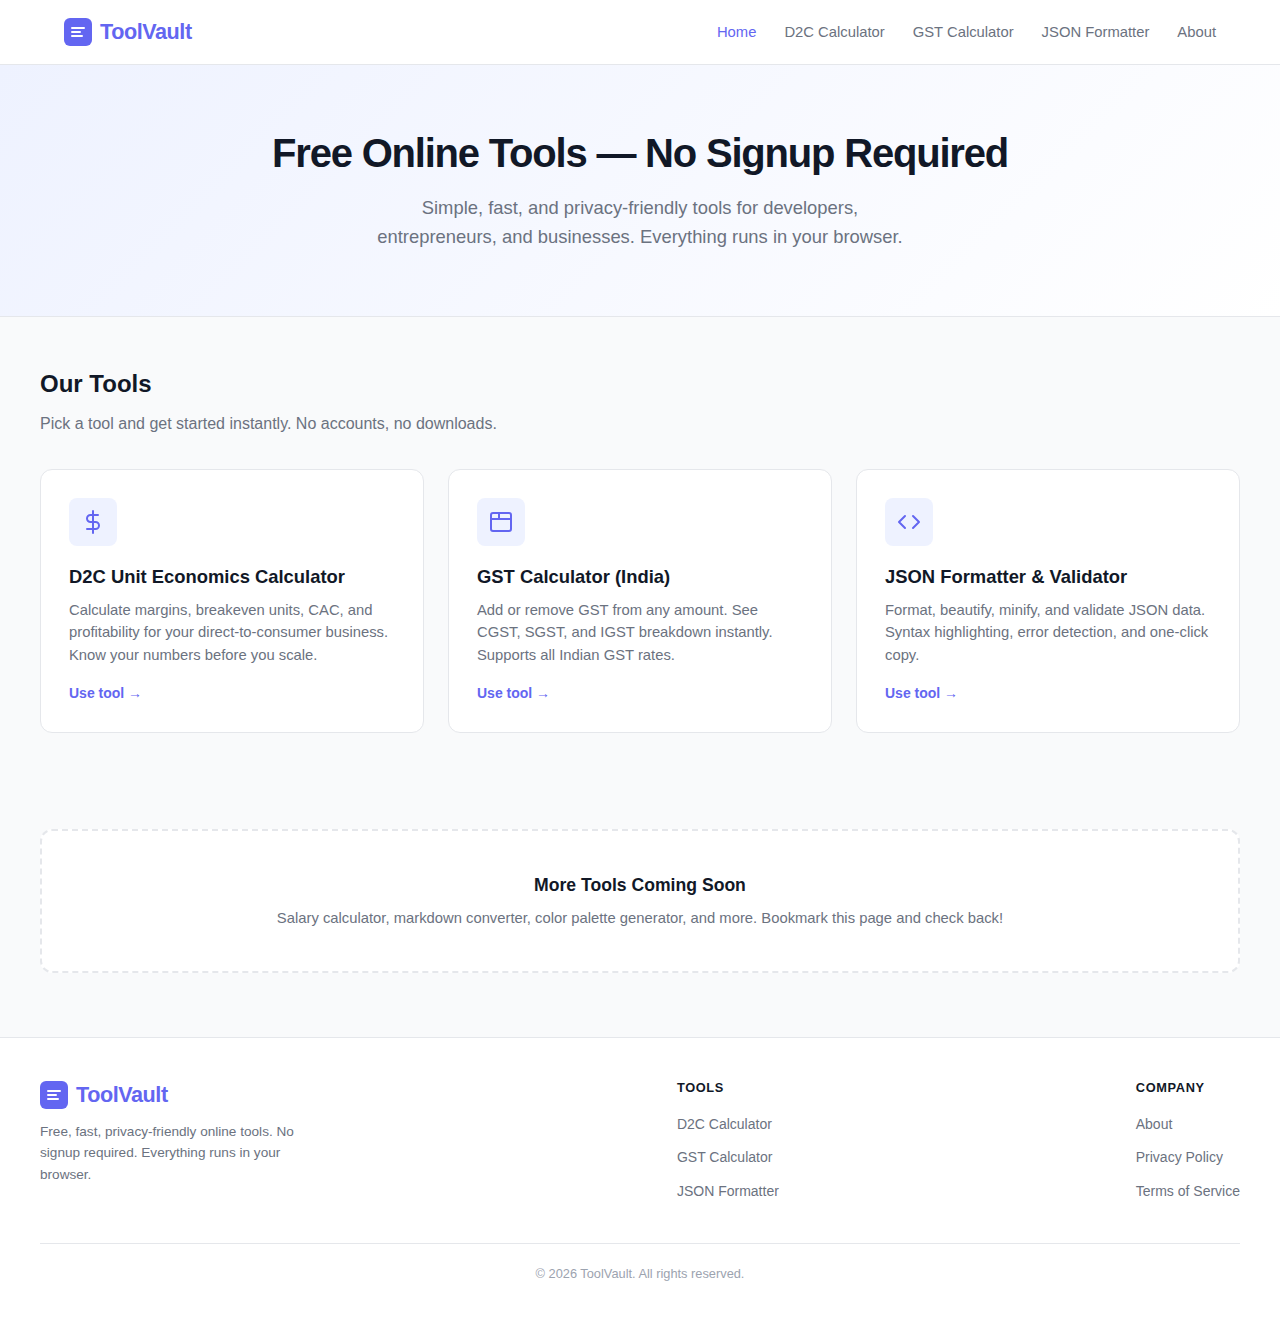
<file: index.html>
<!DOCTYPE html>
<html lang="en">
<head>
  <meta charset="UTF-8">
  <meta name="viewport" content="width=device-width, initial-scale=1.0">
  <title>ToolVault — Free Online Tools | Calculators, Formatters & More</title>
  <meta name="description" content="Free online tools for developers, entrepreneurs, and businesses. D2C calculator, GST calculator, JSON formatter, and more. No signup required.">
  <meta name="robots" content="index, follow">
  <link rel="canonical" href="https://toolvault.com/">

  <!-- Open Graph -->
  <meta property="og:title" content="ToolVault — Free Online Tools">
  <meta property="og:description" content="Free online tools for developers, entrepreneurs, and businesses. No signup required.">
  <meta property="og:type" content="website">
  <meta property="og:url" content="https://toolvault.com/">
  <meta property="og:site_name" content="ToolVault">

  <!-- Twitter Card -->
  <meta name="twitter:card" content="summary_large_image">
  <meta name="twitter:title" content="ToolVault — Free Online Tools">
  <meta name="twitter:description" content="Free online tools for developers, entrepreneurs, and businesses. No signup required.">

  <link rel="stylesheet" href="style.css">

  <!-- Schema.org -->
  <script type="application/ld+json">
  {
    "@context": "https://schema.org",
    "@type": "WebSite",
    "name": "ToolVault",
    "url": "https://toolvault.com/",
    "description": "Free online tools for developers, entrepreneurs, and businesses.",
    "potentialAction": {
      "@type": "SearchAction",
      "target": "https://toolvault.com/?q={search_term_string}",
      "query-input": "required name=search_term_string"
    }
  }
  </script>
</head>
<body>

  <!-- HEADER -->
  <header class="site-header">
    <nav class="nav-container">
      <a href="/toolvault-/" class="site-logo">
        <svg viewBox="0 0 28 28" fill="none" xmlns="http://www.w3.org/2000/svg">
          <rect width="28" height="28" rx="6" fill="#6366F1"/>
          <path d="M8 10h12M8 14h8M8 18h10" stroke="#fff" stroke-width="2" stroke-linecap="round"/>
        </svg>
        ToolVault
      </a>
      <button class="mobile-menu-btn" onclick="document.querySelector('.nav-links').classList.toggle('open')" aria-label="Toggle menu">
        <svg width="24" height="24" viewBox="0 0 24 24" fill="none" stroke="currentColor" stroke-width="2" stroke-linecap="round"><line x1="3" y1="6" x2="21" y2="6"/><line x1="3" y1="12" x2="21" y2="12"/><line x1="3" y1="18" x2="21" y2="18"/></svg>
      </button>
      <ul class="nav-links">
        <li><a href="/toolvault-/" class="active">Home</a></li>
        <li><a href="/toolvault-/tools/d2c-calculator/">D2C Calculator</a></li>
        <li><a href="/toolvault-/tools/gst-calculator/">GST Calculator</a></li>
        <li><a href="/toolvault-/tools/json-formatter/">JSON Formatter</a></li>
        <li><a href="/toolvault-/about.html">About</a></li>
      </ul>
    </nav>
  </header>

  <main>
    <!-- AD SLOT -->

    <!-- HERO -->
    <section class="hero">
      <h1>Free Online Tools — No Signup Required</h1>
      <p>Simple, fast, and privacy-friendly tools for developers, entrepreneurs, and businesses. Everything runs in your browser.</p>
    </section>

    <!-- TOOLS GRID -->
    <section class="tools-section container">
      <h2 class="section-title">Our Tools</h2>
      <p class="section-subtitle">Pick a tool and get started instantly. No accounts, no downloads.</p>

      <div class="tools-grid">
        <!-- Tool 1: D2C Calculator -->
        <article class="tool-card">
          <div class="tool-card-icon">
            <svg width="24" height="24" viewBox="0 0 24 24" fill="none" stroke="currentColor" stroke-width="2" stroke-linecap="round" stroke-linejoin="round"><line x1="12" y1="1" x2="12" y2="23"/><path d="M17 5H9.5a3.5 3.5 0 0 0 0 7h5a3.5 3.5 0 0 1 0 7H6"/></svg>
          </div>
          <h3><a href="/toolvault-/tools/d2c-calculator/">D2C Unit Economics Calculator</a></h3>
          <p>Calculate margins, breakeven units, CAC, and profitability for your direct-to-consumer business. Know your numbers before you scale.</p>
          <a href="/toolvault-/tools/d2c-calculator/" class="card-link">Use tool &rarr;</a>
        </article>

        <!-- Tool 2: GST Calculator -->
        <article class="tool-card">
          <div class="tool-card-icon">
            <svg width="24" height="24" viewBox="0 0 24 24" fill="none" stroke="currentColor" stroke-width="2" stroke-linecap="round" stroke-linejoin="round"><rect x="2" y="3" width="20" height="18" rx="2"/><line x1="2" y1="9" x2="22" y2="9"/><line x1="10" y1="3" x2="10" y2="9"/></svg>
          </div>
          <h3><a href="/toolvault-/tools/gst-calculator/">GST Calculator (India)</a></h3>
          <p>Add or remove GST from any amount. See CGST, SGST, and IGST breakdown instantly. Supports all Indian GST rates.</p>
          <a href="/toolvault-/tools/gst-calculator/" class="card-link">Use tool &rarr;</a>
        </article>

        <!-- Tool 3: JSON Formatter -->
        <article class="tool-card">
          <div class="tool-card-icon">
            <svg width="24" height="24" viewBox="0 0 24 24" fill="none" stroke="currentColor" stroke-width="2" stroke-linecap="round" stroke-linejoin="round"><polyline points="16 18 22 12 16 6"/><polyline points="8 6 2 12 8 18"/></svg>
          </div>
          <h3><a href="/toolvault-/tools/json-formatter/">JSON Formatter & Validator</a></h3>
          <p>Format, beautify, minify, and validate JSON data. Syntax highlighting, error detection, and one-click copy.</p>
          <a href="/toolvault-/tools/json-formatter/" class="card-link">Use tool &rarr;</a>
        </article>
      </div>
    </section>

    <!-- AD SLOT -->

    <!-- COMING SOON -->
    <section class="coming-soon container">
      <div class="coming-soon-box">
        <h3>More Tools Coming Soon</h3>
        <p>Salary calculator, markdown converter, color palette generator, and more. Bookmark this page and check back!</p>
      </div>
    </section>
  </main>

  <!-- FOOTER -->
  <footer class="site-footer">
    <div class="footer-container">
      <div class="footer-brand">
        <a href="/toolvault-/" class="site-logo">
          <svg viewBox="0 0 28 28" fill="none" xmlns="http://www.w3.org/2000/svg" width="28" height="28">
            <rect width="28" height="28" rx="6" fill="#6366F1"/>
            <path d="M8 10h12M8 14h8M8 18h10" stroke="#fff" stroke-width="2" stroke-linecap="round"/>
          </svg>
          ToolVault
        </a>
        <p>Free, fast, privacy-friendly online tools. No signup required. Everything runs in your browser.</p>
      </div>
      <div class="footer-links">
        <h4>Tools</h4>
        <ul>
          <li><a href="/toolvault-/tools/d2c-calculator/">D2C Calculator</a></li>
          <li><a href="/toolvault-/tools/gst-calculator/">GST Calculator</a></li>
          <li><a href="/toolvault-/tools/json-formatter/">JSON Formatter</a></li>
        </ul>
      </div>
      <div class="footer-links">
        <h4>Company</h4>
        <ul>
          <li><a href="/toolvault-/about.html">About</a></li>
          <li><a href="/toolvault-/privacy.html">Privacy Policy</a></li>
          <li><a href="/toolvault-/terms.html">Terms of Service</a></li>
        </ul>
      </div>
    </div>
    <div class="footer-bottom">
      &copy; 2026 ToolVault. All rights reserved.
    </div>
  </footer>

</body>
</html>
</file>
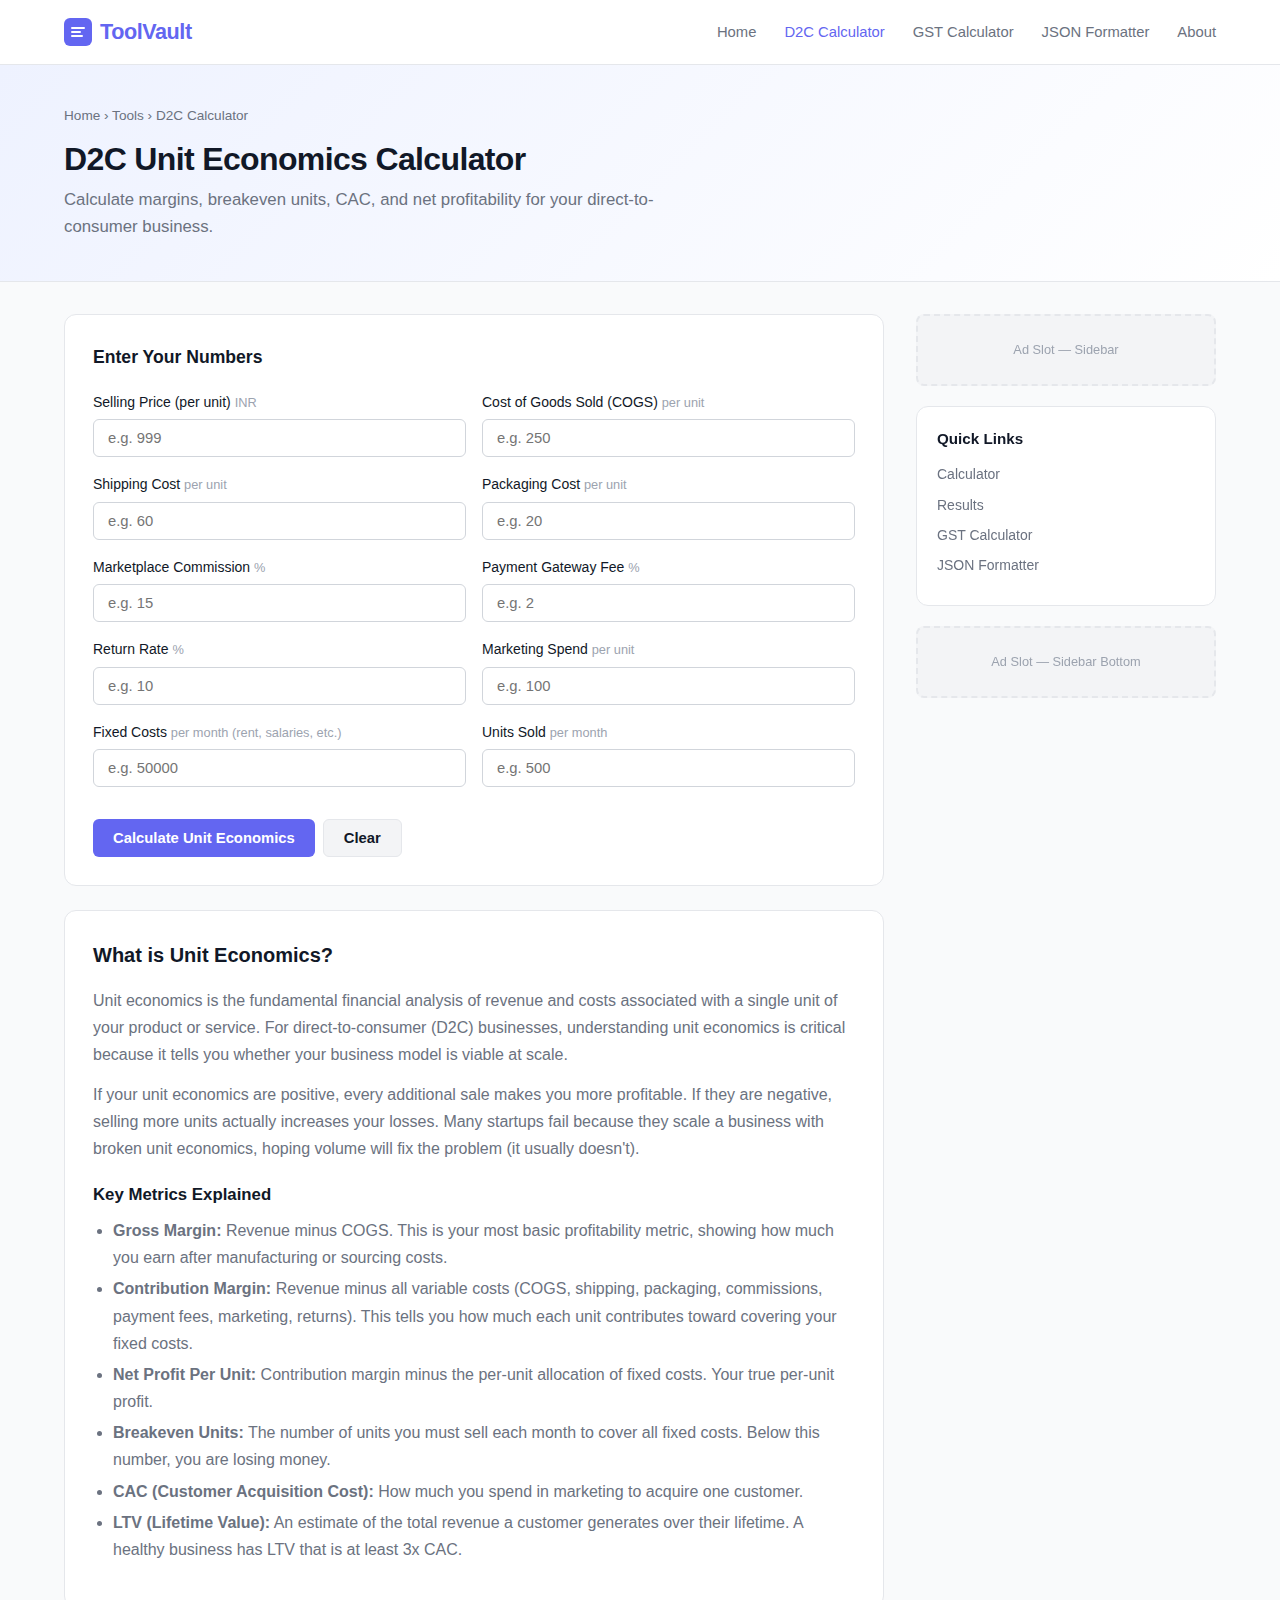
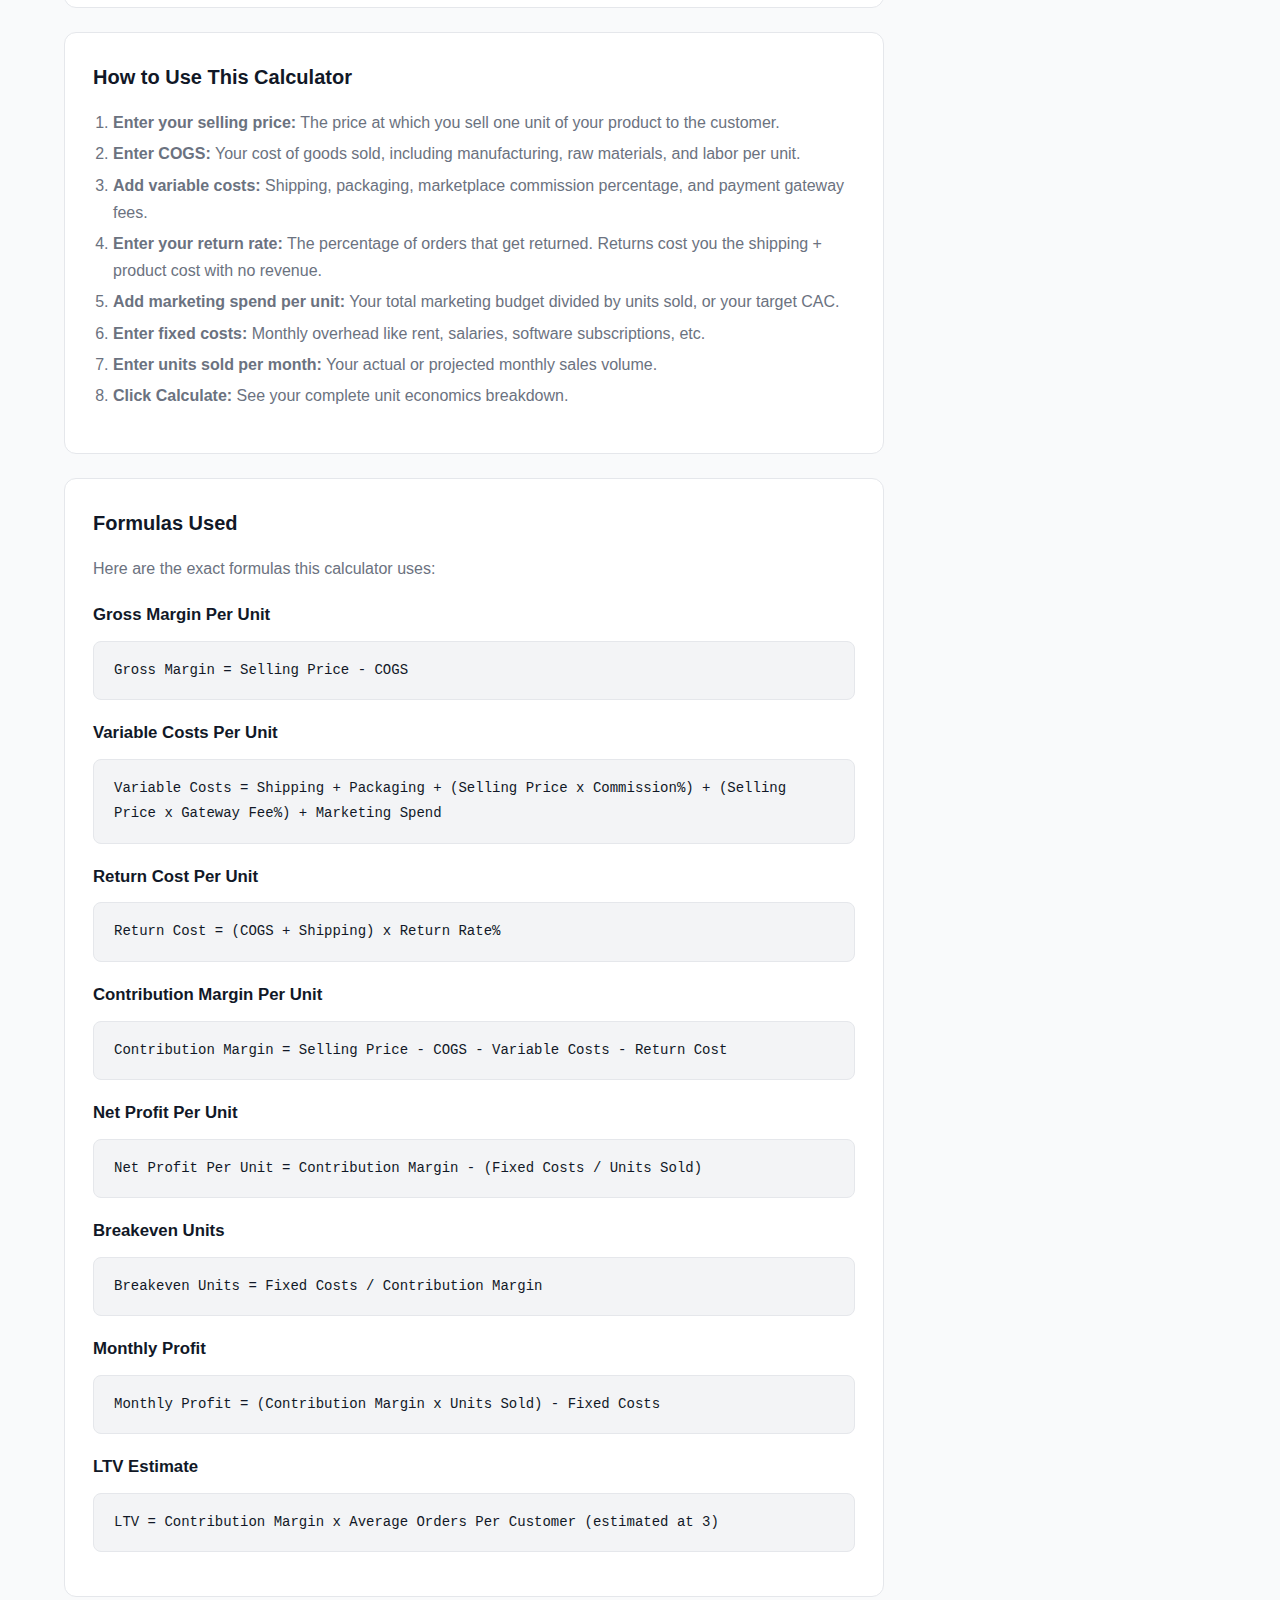
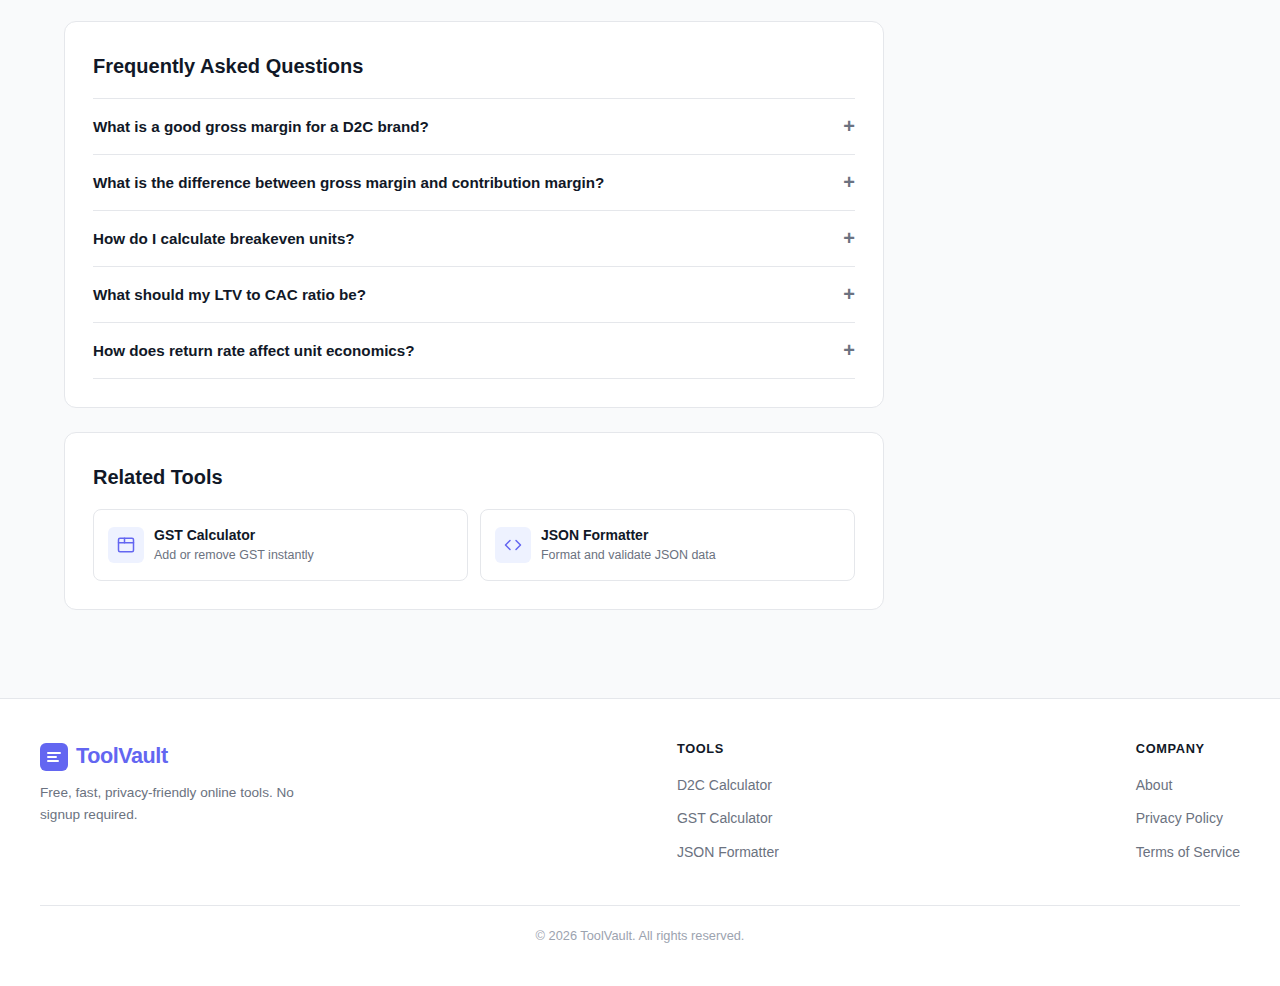
<file: tools/d2c-calculator/index.html>
<!DOCTYPE html>
<html lang="en">
<head>
  <meta charset="UTF-8">
  <meta name="viewport" content="width=device-width, initial-scale=1.0">
  <title>D2C Unit Economics Calculator — Free Online Tool | ToolVault</title>
  <meta name="description" content="Free D2C unit economics calculator. Calculate gross margin, contribution margin, net profit, breakeven units, CAC, and LTV for your direct-to-consumer business. No signup required.">
  <meta name="robots" content="index, follow">
  <link rel="canonical" href="https://toolvault.com/tools/d2c-calculator/">

  <!-- Open Graph -->
  <meta property="og:title" content="D2C Unit Economics Calculator — Free Online Tool">
  <meta property="og:description" content="Calculate margins, breakeven, CAC, and profitability for your D2C business. Free, instant, no signup.">
  <meta property="og:type" content="website">
  <meta property="og:url" content="https://toolvault.com/tools/d2c-calculator/">
  <meta property="og:site_name" content="ToolVault">

  <meta name="twitter:card" content="summary_large_image">
  <meta name="twitter:title" content="D2C Unit Economics Calculator — Free Online Tool">
  <meta name="twitter:description" content="Calculate margins, breakeven, CAC, and profitability for your D2C business.">

  <link rel="stylesheet" href="../../style.css">

  <!-- Schema.org WebApplication -->
  <script type="application/ld+json">
  {
    "@context": "https://schema.org",
    "@type": "WebApplication",
    "name": "D2C Unit Economics Calculator",
    "url": "https://toolvault.com/tools/d2c-calculator/",
    "description": "Calculate gross margin, contribution margin, net profit per unit, breakeven units, CAC, and LTV for direct-to-consumer businesses.",
    "applicationCategory": "BusinessApplication",
    "operatingSystem": "Any",
    "offers": {
      "@type": "Offer",
      "price": "0",
      "priceCurrency": "USD"
    },
    "browserRequirements": "Requires JavaScript",
    "isPartOf": {
      "@type": "WebSite",
      "name": "ToolVault",
      "url": "https://toolvault.com/"
    }
  }
  </script>

  <!-- FAQ Schema -->
  <script type="application/ld+json">
  {
    "@context": "https://schema.org",
    "@type": "FAQPage",
    "mainEntity": [
      {
        "@type": "Question",
        "name": "What is unit economics?",
        "acceptedAnswer": {
          "@type": "Answer",
          "text": "Unit economics measures the revenue and costs associated with a single unit of your product. It helps you understand whether each sale is profitable and how many units you need to sell to cover fixed costs."
        }
      },
      {
        "@type": "Question",
        "name": "What is a good gross margin for a D2C brand?",
        "acceptedAnswer": {
          "@type": "Answer",
          "text": "Most successful D2C brands target a gross margin of 60-80%. Below 50% makes it very difficult to cover marketing, operations, and overhead costs while remaining profitable."
        }
      },
      {
        "@type": "Question",
        "name": "What is the difference between gross margin and contribution margin?",
        "acceptedAnswer": {
          "@type": "Answer",
          "text": "Gross margin only accounts for the cost of goods sold (COGS). Contribution margin goes further by also subtracting variable costs like shipping, packaging, marketplace commissions, payment gateway fees, and marketing spend per unit."
        }
      },
      {
        "@type": "Question",
        "name": "How do I calculate breakeven units?",
        "acceptedAnswer": {
          "@type": "Answer",
          "text": "Breakeven units = Fixed Costs per Month / Contribution Margin per Unit. This tells you how many units you need to sell each month just to cover your fixed costs (rent, salaries, software, etc.)."
        }
      }
    ]
  }
  </script>
</head>
<body>

  <header class="site-header">
    <nav class="nav-container">
      <a href="/toolvault-/" class="site-logo">
        <svg viewBox="0 0 28 28" fill="none" xmlns="http://www.w3.org/2000/svg">
          <rect width="28" height="28" rx="6" fill="#6366F1"/>
          <path d="M8 10h12M8 14h8M8 18h10" stroke="#fff" stroke-width="2" stroke-linecap="round"/>
        </svg>
        ToolVault
      </a>
      <button class="mobile-menu-btn" onclick="document.querySelector('.nav-links').classList.toggle('open')" aria-label="Toggle menu">
        <svg width="24" height="24" viewBox="0 0 24 24" fill="none" stroke="currentColor" stroke-width="2" stroke-linecap="round"><line x1="3" y1="6" x2="21" y2="6"/><line x1="3" y1="12" x2="21" y2="12"/><line x1="3" y1="18" x2="21" y2="18"/></svg>
      </button>
      <ul class="nav-links">
        <li><a href="/toolvault-/">Home</a></li>
        <li><a href="/toolvault-/tools/d2c-calculator/" class="active">D2C Calculator</a></li>
        <li><a href="/toolvault-/tools/gst-calculator/">GST Calculator</a></li>
        <li><a href="/toolvault-/tools/json-formatter/">JSON Formatter</a></li>
        <li><a href="/toolvault-/about.html">About</a></li>
      </ul>
    </nav>
  </header>

  <!-- PAGE HEADER -->
  <div class="tool-page-header">
    <div class="container">
      <div class="breadcrumb">
        <a href="/toolvault-/">Home</a> &rsaquo; <a href="/toolvault-/">Tools</a> &rsaquo; D2C Calculator
      </div>
      <h1>D2C Unit Economics Calculator</h1>
      <p>Calculate margins, breakeven units, CAC, and net profitability for your direct-to-consumer business.</p>
    </div>
  </div>

  <!-- AD SLOT -->

  <div class="tool-content">
    <div class="tool-layout">
      <div class="tool-main">

        <!-- CALCULATOR -->
        <div class="tool-box" id="calculator">
          <h2>Enter Your Numbers</h2>

          <div class="form-row">
            <div class="form-group">
              <label for="selling-price">Selling Price (per unit) <span class="hint">INR</span></label>
              <input type="number" id="selling-price" placeholder="e.g. 999" min="0" step="0.01">
            </div>
            <div class="form-group">
              <label for="cogs">Cost of Goods Sold (COGS) <span class="hint">per unit</span></label>
              <input type="number" id="cogs" placeholder="e.g. 250" min="0" step="0.01">
            </div>
          </div>

          <div class="form-row">
            <div class="form-group">
              <label for="shipping-cost">Shipping Cost <span class="hint">per unit</span></label>
              <input type="number" id="shipping-cost" placeholder="e.g. 60" min="0" step="0.01">
            </div>
            <div class="form-group">
              <label for="packaging-cost">Packaging Cost <span class="hint">per unit</span></label>
              <input type="number" id="packaging-cost" placeholder="e.g. 20" min="0" step="0.01">
            </div>
          </div>

          <div class="form-row">
            <div class="form-group">
              <label for="marketplace-commission">Marketplace Commission <span class="hint">%</span></label>
              <input type="number" id="marketplace-commission" placeholder="e.g. 15" min="0" max="100" step="0.1">
            </div>
            <div class="form-group">
              <label for="payment-gateway">Payment Gateway Fee <span class="hint">%</span></label>
              <input type="number" id="payment-gateway" placeholder="e.g. 2" min="0" max="100" step="0.1">
            </div>
          </div>

          <div class="form-row">
            <div class="form-group">
              <label for="return-rate">Return Rate <span class="hint">%</span></label>
              <input type="number" id="return-rate" placeholder="e.g. 10" min="0" max="100" step="0.1">
            </div>
            <div class="form-group">
              <label for="marketing-spend">Marketing Spend <span class="hint">per unit</span></label>
              <input type="number" id="marketing-spend" placeholder="e.g. 100" min="0" step="0.01">
            </div>
          </div>

          <div class="form-row">
            <div class="form-group">
              <label for="fixed-costs">Fixed Costs <span class="hint">per month (rent, salaries, etc.)</span></label>
              <input type="number" id="fixed-costs" placeholder="e.g. 50000" min="0" step="0.01">
            </div>
            <div class="form-group">
              <label for="units-sold">Units Sold <span class="hint">per month</span></label>
              <input type="number" id="units-sold" placeholder="e.g. 500" min="0" step="1">
            </div>
          </div>

          <div class="btn-group mt-16">
            <button class="btn btn-primary" onclick="calculate()">Calculate Unit Economics</button>
            <button class="btn btn-secondary" onclick="clearForm()">Clear</button>
          </div>
        </div>

        <!-- RESULTS -->
        <div class="tool-box" id="results" style="display:none;">
          <h2>Results</h2>
          <div class="results-grid" id="results-grid">
            <!-- Populated by JS -->
          </div>

          <!-- BREAKDOWN TABLE -->
          <h3 style="margin-top:24px; font-size:1rem; font-weight:600;">Per-Unit Breakdown</h3>
          <table class="data-table" id="breakdown-table" style="margin-top:12px;">
            <thead>
              <tr>
                <th>Item</th>
                <th style="text-align:right;">Amount</th>
              </tr>
            </thead>
            <tbody id="breakdown-body">
              <!-- Populated by JS -->
            </tbody>
          </table>
        </div>

        <!-- AD SLOT -->

        <!-- WHAT IS UNIT ECONOMICS -->
        <div class="content-section">
          <h2>What is Unit Economics?</h2>
          <p>Unit economics is the fundamental financial analysis of revenue and costs associated with a single unit of your product or service. For direct-to-consumer (D2C) businesses, understanding unit economics is critical because it tells you whether your business model is viable at scale.</p>
          <p>If your unit economics are positive, every additional sale makes you more profitable. If they are negative, selling more units actually increases your losses. Many startups fail because they scale a business with broken unit economics, hoping volume will fix the problem (it usually doesn't).</p>

          <h3>Key Metrics Explained</h3>
          <ul>
            <li><strong>Gross Margin:</strong> Revenue minus COGS. This is your most basic profitability metric, showing how much you earn after manufacturing or sourcing costs.</li>
            <li><strong>Contribution Margin:</strong> Revenue minus all variable costs (COGS, shipping, packaging, commissions, payment fees, marketing, returns). This tells you how much each unit contributes toward covering your fixed costs.</li>
            <li><strong>Net Profit Per Unit:</strong> Contribution margin minus the per-unit allocation of fixed costs. Your true per-unit profit.</li>
            <li><strong>Breakeven Units:</strong> The number of units you must sell each month to cover all fixed costs. Below this number, you are losing money.</li>
            <li><strong>CAC (Customer Acquisition Cost):</strong> How much you spend in marketing to acquire one customer.</li>
            <li><strong>LTV (Lifetime Value):</strong> An estimate of the total revenue a customer generates over their lifetime. A healthy business has LTV that is at least 3x CAC.</li>
          </ul>
        </div>

        <!-- HOW TO USE -->
        <div class="content-section">
          <h2>How to Use This Calculator</h2>
          <ol>
            <li><strong>Enter your selling price:</strong> The price at which you sell one unit of your product to the customer.</li>
            <li><strong>Enter COGS:</strong> Your cost of goods sold, including manufacturing, raw materials, and labor per unit.</li>
            <li><strong>Add variable costs:</strong> Shipping, packaging, marketplace commission percentage, and payment gateway fees.</li>
            <li><strong>Enter your return rate:</strong> The percentage of orders that get returned. Returns cost you the shipping + product cost with no revenue.</li>
            <li><strong>Add marketing spend per unit:</strong> Your total marketing budget divided by units sold, or your target CAC.</li>
            <li><strong>Enter fixed costs:</strong> Monthly overhead like rent, salaries, software subscriptions, etc.</li>
            <li><strong>Enter units sold per month:</strong> Your actual or projected monthly sales volume.</li>
            <li><strong>Click Calculate:</strong> See your complete unit economics breakdown.</li>
          </ol>
        </div>

        <!-- FORMULAS -->
        <div class="content-section">
          <h2>Formulas Used</h2>
          <p>Here are the exact formulas this calculator uses:</p>

          <h3>Gross Margin Per Unit</h3>
          <div class="formula-box">
            Gross Margin = Selling Price - COGS
          </div>

          <h3>Variable Costs Per Unit</h3>
          <div class="formula-box">
            Variable Costs = Shipping + Packaging + (Selling Price x Commission%) + (Selling Price x Gateway Fee%) + Marketing Spend
          </div>

          <h3>Return Cost Per Unit</h3>
          <div class="formula-box">
            Return Cost = (COGS + Shipping) x Return Rate%
          </div>

          <h3>Contribution Margin Per Unit</h3>
          <div class="formula-box">
            Contribution Margin = Selling Price - COGS - Variable Costs - Return Cost
          </div>

          <h3>Net Profit Per Unit</h3>
          <div class="formula-box">
            Net Profit Per Unit = Contribution Margin - (Fixed Costs / Units Sold)
          </div>

          <h3>Breakeven Units</h3>
          <div class="formula-box">
            Breakeven Units = Fixed Costs / Contribution Margin
          </div>

          <h3>Monthly Profit</h3>
          <div class="formula-box">
            Monthly Profit = (Contribution Margin x Units Sold) - Fixed Costs
          </div>

          <h3>LTV Estimate</h3>
          <div class="formula-box">
            LTV = Contribution Margin x Average Orders Per Customer (estimated at 3)
          </div>
        </div>

        <!-- FAQ -->
        <div class="content-section">
          <h2>Frequently Asked Questions</h2>
          <div class="faq-list">
            <div class="faq-item">
              <button class="faq-question" onclick="this.parentElement.classList.toggle('open')">
                What is a good gross margin for a D2C brand?
              </button>
              <div class="faq-answer">
                <p>Most successful D2C brands target a gross margin of 60-80%. Below 50% makes it very difficult to cover marketing, operations, and overhead costs while remaining profitable. Premium brands often achieve 70%+ margins. If your gross margin is below 40%, you should seriously reconsider your pricing or COGS structure.</p>
              </div>
            </div>
            <div class="faq-item">
              <button class="faq-question" onclick="this.parentElement.classList.toggle('open')">
                What is the difference between gross margin and contribution margin?
              </button>
              <div class="faq-answer">
                <p>Gross margin only accounts for the cost of goods sold (COGS). Contribution margin goes further by also subtracting variable costs like shipping, packaging, marketplace commissions, payment gateway fees, and marketing spend per unit. Contribution margin is the more realistic measure of per-unit profitability for D2C businesses.</p>
              </div>
            </div>
            <div class="faq-item">
              <button class="faq-question" onclick="this.parentElement.classList.toggle('open')">
                How do I calculate breakeven units?
              </button>
              <div class="faq-answer">
                <p>Breakeven units = Fixed Costs per Month / Contribution Margin per Unit. This tells you how many units you need to sell each month just to cover your fixed costs (rent, salaries, software, etc.). For example, if your fixed costs are INR 50,000/month and your contribution margin is INR 200/unit, you need to sell 250 units per month to break even.</p>
              </div>
            </div>
            <div class="faq-item">
              <button class="faq-question" onclick="this.parentElement.classList.toggle('open')">
                What should my LTV to CAC ratio be?
              </button>
              <div class="faq-answer">
                <p>A healthy LTV:CAC ratio is at least 3:1. This means the lifetime value of a customer should be at least three times what you spent to acquire them. Below 3:1, your business may not be sustainable. Above 5:1 may indicate you are underinvesting in growth. The ideal sweet spot for scaling D2C brands is typically 3:1 to 4:1.</p>
              </div>
            </div>
            <div class="faq-item">
              <button class="faq-question" onclick="this.parentElement.classList.toggle('open')">
                How does return rate affect unit economics?
              </button>
              <div class="faq-answer">
                <p>Returns are a hidden profit killer. When a customer returns a product, you lose the shipping cost and often cannot resell the product. A 20% return rate effectively reduces your revenue by 20% while maintaining most of your costs. Apparel brands commonly see 15-30% return rates, which is why they need higher gross margins to remain viable.</p>
              </div>
            </div>
          </div>
        </div>

        <!-- RELATED TOOLS -->
        <div class="content-section">
          <h2>Related Tools</h2>
          <div class="related-tools">
            <a href="/toolvault-/tools/gst-calculator/" class="related-tool-link">
              <div class="rt-icon">
                <svg width="18" height="18" viewBox="0 0 24 24" fill="none" stroke="#6366F1" stroke-width="2" stroke-linecap="round" stroke-linejoin="round"><rect x="2" y="3" width="20" height="18" rx="2"/><line x1="2" y1="9" x2="22" y2="9"/><line x1="10" y1="3" x2="10" y2="9"/></svg>
              </div>
              <div>
                <div class="rt-name">GST Calculator</div>
                <div class="rt-desc">Add or remove GST instantly</div>
              </div>
            </a>
            <a href="/toolvault-/tools/json-formatter/" class="related-tool-link">
              <div class="rt-icon">
                <svg width="18" height="18" viewBox="0 0 24 24" fill="none" stroke="#6366F1" stroke-width="2" stroke-linecap="round" stroke-linejoin="round"><polyline points="16 18 22 12 16 6"/><polyline points="8 6 2 12 8 18"/></svg>
              </div>
              <div>
                <div class="rt-name">JSON Formatter</div>
                <div class="rt-desc">Format and validate JSON data</div>
              </div>
            </a>
          </div>
        </div>

      </div>

      <!-- SIDEBAR -->
      <aside class="tool-sidebar">
        <!-- AD SLOT -->
        <div class="ad-slot">Ad Slot — Sidebar</div>

        <div class="sidebar-box">
          <h3>Quick Links</h3>
          <ul>
            <li><a href="#calculator">Calculator</a></li>
            <li><a href="#results">Results</a></li>
            <li><a href="/toolvault-/tools/gst-calculator/">GST Calculator</a></li>
            <li><a href="/toolvault-/tools/json-formatter/">JSON Formatter</a></li>
          </ul>
        </div>

        <!-- AD SLOT -->
        <div class="ad-slot">Ad Slot — Sidebar Bottom</div>
      </aside>
    </div>
  </div>

  <!-- AD SLOT -->

  <footer class="site-footer">
    <div class="footer-container">
      <div class="footer-brand">
        <a href="/toolvault-/" class="site-logo">
          <svg viewBox="0 0 28 28" fill="none" xmlns="http://www.w3.org/2000/svg" width="28" height="28">
            <rect width="28" height="28" rx="6" fill="#6366F1"/>
            <path d="M8 10h12M8 14h8M8 18h10" stroke="#fff" stroke-width="2" stroke-linecap="round"/>
          </svg>
          ToolVault
        </a>
        <p>Free, fast, privacy-friendly online tools. No signup required.</p>
      </div>
      <div class="footer-links">
        <h4>Tools</h4>
        <ul>
          <li><a href="/toolvault-/tools/d2c-calculator/">D2C Calculator</a></li>
          <li><a href="/toolvault-/tools/gst-calculator/">GST Calculator</a></li>
          <li><a href="/toolvault-/tools/json-formatter/">JSON Formatter</a></li>
        </ul>
      </div>
      <div class="footer-links">
        <h4>Company</h4>
        <ul>
          <li><a href="/toolvault-/about.html">About</a></li>
          <li><a href="/toolvault-/privacy.html">Privacy Policy</a></li>
          <li><a href="/toolvault-/terms.html">Terms of Service</a></li>
        </ul>
      </div>
    </div>
    <div class="footer-bottom">
      &copy; 2026 ToolVault. All rights reserved.
    </div>
  </footer>

  <script src="script.js"></script>
</body>
</html>
</file>
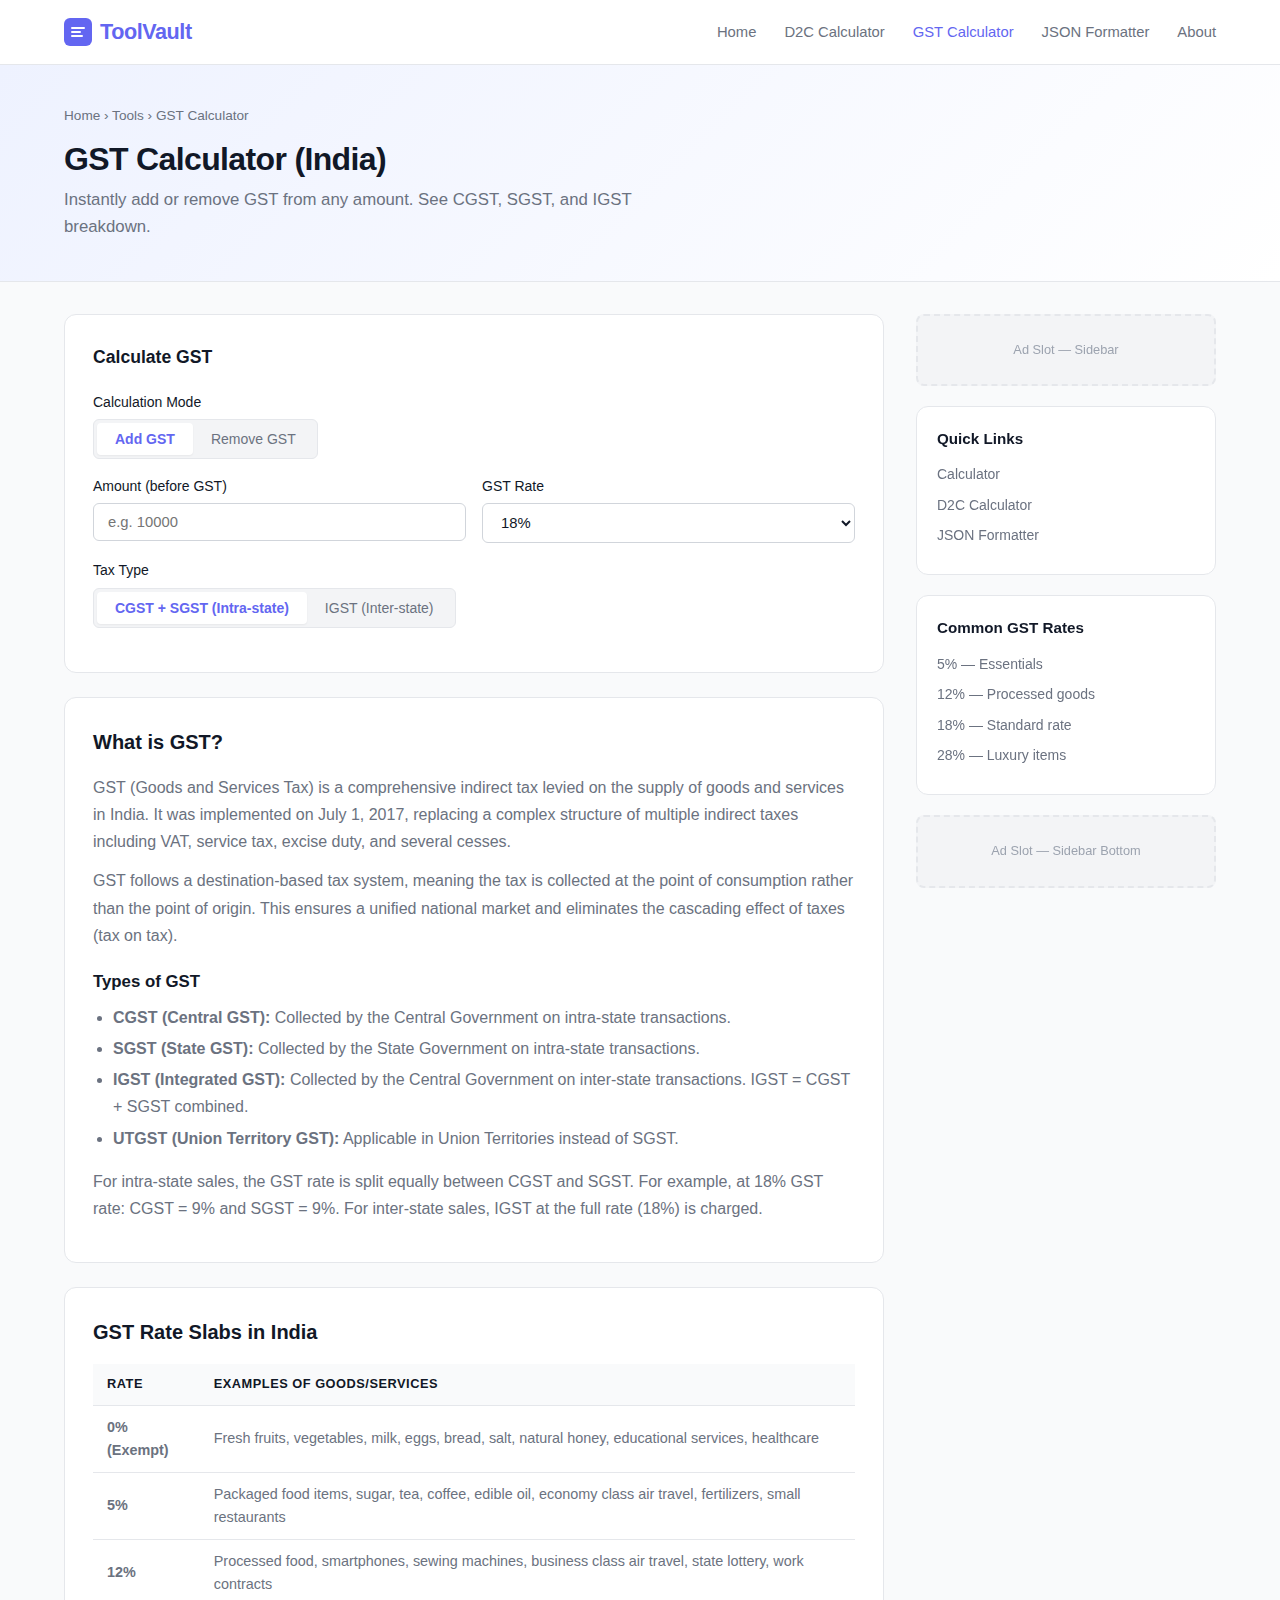
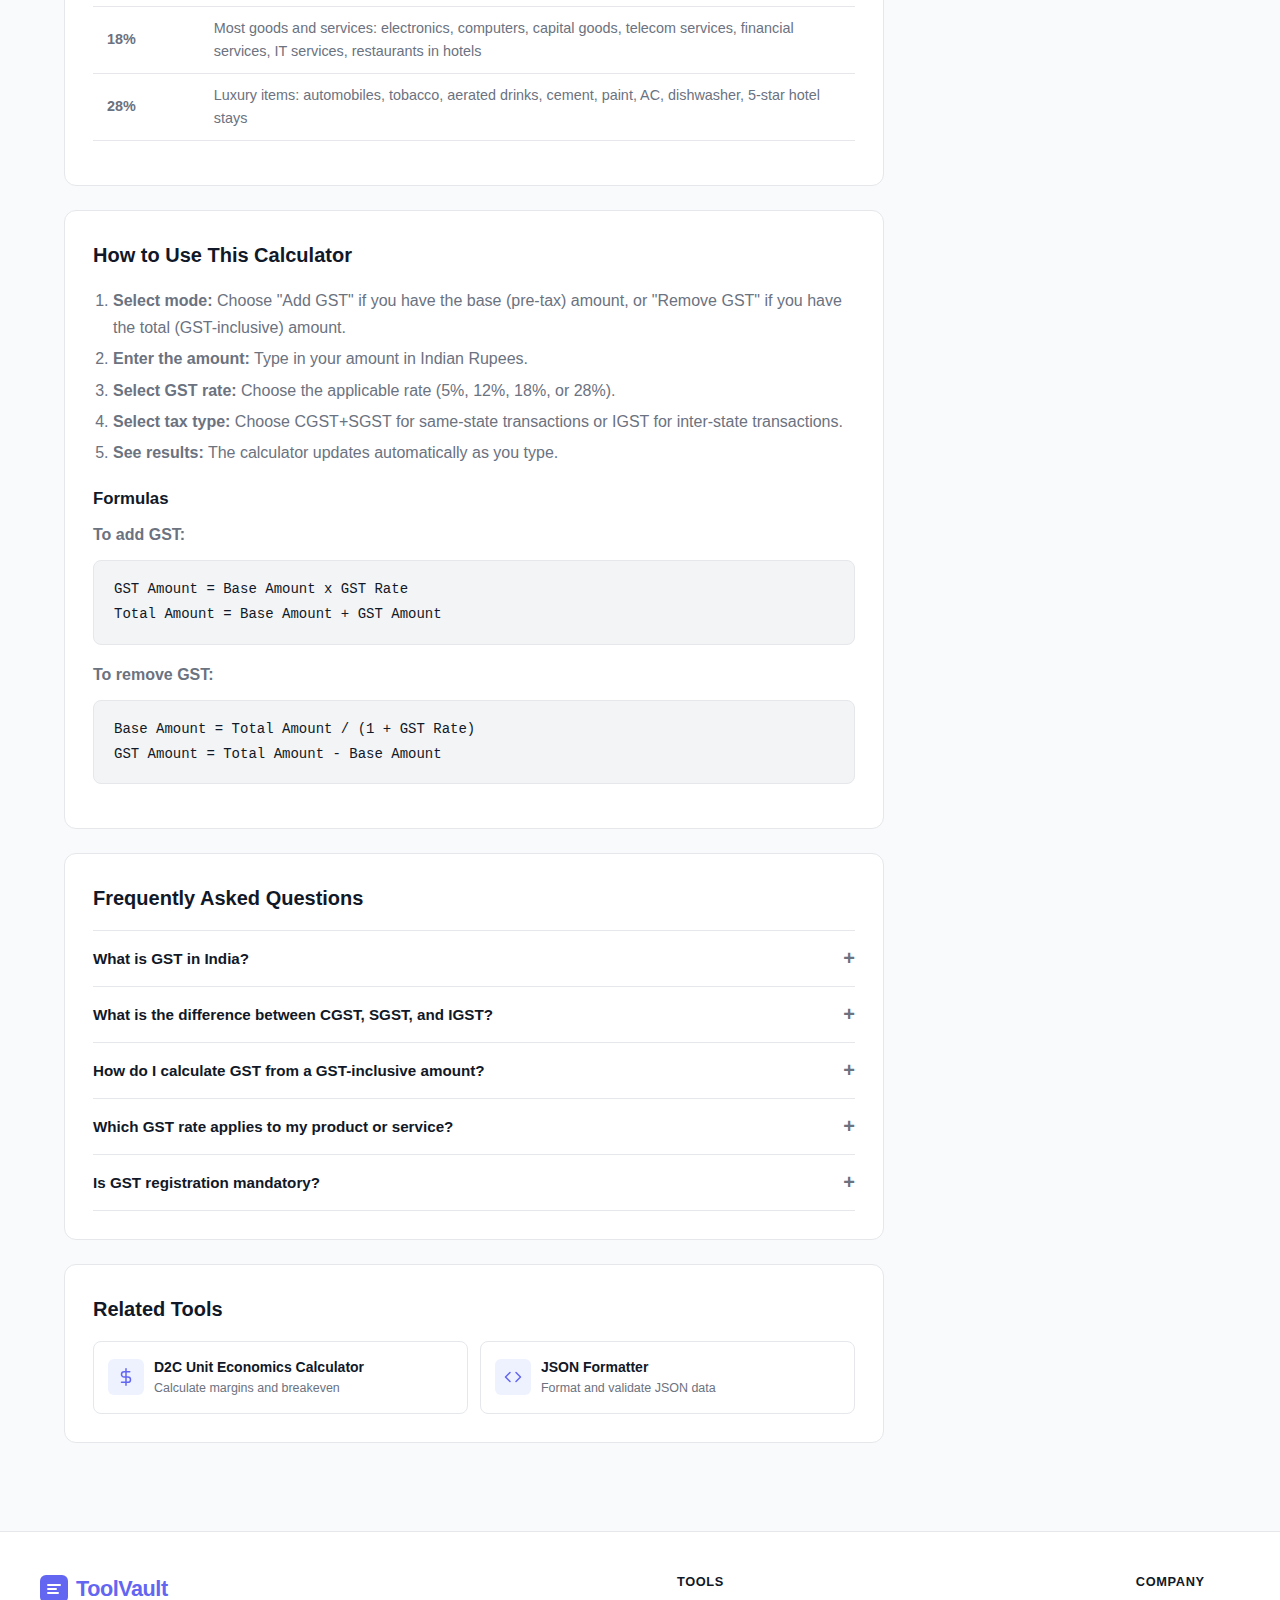
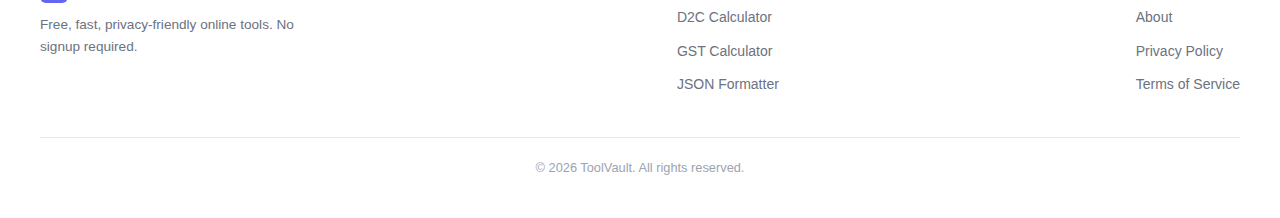
<file: tools/gst-calculator/index.html>
<!DOCTYPE html>
<html lang="en">
<head>
  <meta charset="UTF-8">
  <meta name="viewport" content="width=device-width, initial-scale=1.0">
  <title>GST Calculator India — Add or Remove GST Online | ToolVault</title>
  <meta name="description" content="Free GST calculator for India. Add or remove GST at 5%, 12%, 18%, or 28%. See CGST, SGST, and IGST breakdown instantly. No signup required.">
  <meta name="robots" content="index, follow">
  <link rel="canonical" href="https://toolvault.com/tools/gst-calculator/">

  <meta property="og:title" content="GST Calculator India — Add or Remove GST Online">
  <meta property="og:description" content="Free GST calculator. Add or remove GST at any rate. See CGST/SGST/IGST split instantly.">
  <meta property="og:type" content="website">
  <meta property="og:url" content="https://toolvault.com/tools/gst-calculator/">
  <meta property="og:site_name" content="ToolVault">

  <meta name="twitter:card" content="summary_large_image">
  <meta name="twitter:title" content="GST Calculator India — Free Online Tool">
  <meta name="twitter:description" content="Add or remove GST. See CGST/SGST/IGST breakdown instantly.">

  <link rel="stylesheet" href="../../style.css">

  <!-- Schema.org WebApplication -->
  <script type="application/ld+json">
  {
    "@context": "https://schema.org",
    "@type": "WebApplication",
    "name": "GST Calculator India",
    "url": "https://toolvault.com/tools/gst-calculator/",
    "description": "Add or remove GST from any amount. Supports 5%, 12%, 18%, and 28% GST rates with CGST/SGST/IGST breakdown.",
    "applicationCategory": "FinanceApplication",
    "operatingSystem": "Any",
    "offers": {
      "@type": "Offer",
      "price": "0",
      "priceCurrency": "INR"
    },
    "browserRequirements": "Requires JavaScript",
    "isPartOf": {
      "@type": "WebSite",
      "name": "ToolVault",
      "url": "https://toolvault.com/"
    }
  }
  </script>

  <!-- FAQ Schema -->
  <script type="application/ld+json">
  {
    "@context": "https://schema.org",
    "@type": "FAQPage",
    "mainEntity": [
      {
        "@type": "Question",
        "name": "What is GST in India?",
        "acceptedAnswer": {
          "@type": "Answer",
          "text": "GST (Goods and Services Tax) is an indirect tax levied on the supply of goods and services in India. It replaced multiple cascading taxes and was implemented on July 1, 2017. GST is collected at every stage of the supply chain, with input tax credits available to avoid double taxation."
        }
      },
      {
        "@type": "Question",
        "name": "What are the GST rates in India?",
        "acceptedAnswer": {
          "@type": "Answer",
          "text": "India has four main GST rate slabs: 5% (essential items like packaged food, economy travel), 12% (processed food, business class travel, smartphones), 18% (most goods and services including electronics, financial services, restaurants), and 28% (luxury items, automobiles, tobacco, aerated drinks)."
        }
      },
      {
        "@type": "Question",
        "name": "What is the difference between CGST, SGST, and IGST?",
        "acceptedAnswer": {
          "@type": "Answer",
          "text": "CGST (Central GST) and SGST (State GST) apply to intra-state transactions and are each half the total GST rate. IGST (Integrated GST) applies to inter-state transactions and equals the full GST rate. For example, at 18% GST: intra-state = 9% CGST + 9% SGST; inter-state = 18% IGST."
        }
      },
      {
        "@type": "Question",
        "name": "How do I calculate GST from a total amount?",
        "acceptedAnswer": {
          "@type": "Answer",
          "text": "To remove GST from a total (GST-inclusive) amount: Base Amount = Total Amount / (1 + GST Rate). For example, if the total is Rs. 1,180 at 18% GST: Base = 1180 / 1.18 = Rs. 1,000, and GST = Rs. 180."
        }
      }
    ]
  }
  </script>
</head>
<body>

  <header class="site-header">
    <nav class="nav-container">
      <a href="/toolvault-/" class="site-logo">
        <svg viewBox="0 0 28 28" fill="none" xmlns="http://www.w3.org/2000/svg">
          <rect width="28" height="28" rx="6" fill="#6366F1"/>
          <path d="M8 10h12M8 14h8M8 18h10" stroke="#fff" stroke-width="2" stroke-linecap="round"/>
        </svg>
        ToolVault
      </a>
      <button class="mobile-menu-btn" onclick="document.querySelector('.nav-links').classList.toggle('open')" aria-label="Toggle menu">
        <svg width="24" height="24" viewBox="0 0 24 24" fill="none" stroke="currentColor" stroke-width="2" stroke-linecap="round"><line x1="3" y1="6" x2="21" y2="6"/><line x1="3" y1="12" x2="21" y2="12"/><line x1="3" y1="18" x2="21" y2="18"/></svg>
      </button>
      <ul class="nav-links">
        <li><a href="/toolvault-/">Home</a></li>
        <li><a href="/toolvault-/tools/d2c-calculator/">D2C Calculator</a></li>
        <li><a href="/toolvault-/tools/gst-calculator/" class="active">GST Calculator</a></li>
        <li><a href="/toolvault-/tools/json-formatter/">JSON Formatter</a></li>
        <li><a href="/toolvault-/about.html">About</a></li>
      </ul>
    </nav>
  </header>

  <div class="tool-page-header">
    <div class="container">
      <div class="breadcrumb">
        <a href="/toolvault-/">Home</a> &rsaquo; <a href="/toolvault-/">Tools</a> &rsaquo; GST Calculator
      </div>
      <h1>GST Calculator (India)</h1>
      <p>Instantly add or remove GST from any amount. See CGST, SGST, and IGST breakdown.</p>
    </div>
  </div>

  <!-- AD SLOT -->

  <div class="tool-content">
    <div class="tool-layout">
      <div class="tool-main">

        <!-- CALCULATOR -->
        <div class="tool-box" id="calculator">
          <h2>Calculate GST</h2>

          <!-- Mode toggle -->
          <div class="form-group">
            <label>Calculation Mode</label>
            <div class="toggle-group" id="mode-toggle">
              <button class="active" onclick="setMode('add')" id="mode-add">Add GST</button>
              <button onclick="setMode('remove')" id="mode-remove">Remove GST</button>
            </div>
          </div>

          <div class="form-row">
            <div class="form-group">
              <label for="amount" id="amount-label">Amount (before GST)</label>
              <input type="number" id="amount" placeholder="e.g. 10000" min="0" step="0.01" oninput="calculateGST()">
            </div>
            <div class="form-group">
              <label for="gst-rate">GST Rate</label>
              <select id="gst-rate" onchange="calculateGST()">
                <option value="5">5%</option>
                <option value="12">12%</option>
                <option value="18" selected>18%</option>
                <option value="28">28%</option>
              </select>
            </div>
          </div>

          <!-- Tax type toggle -->
          <div class="form-group">
            <label>Tax Type</label>
            <div class="toggle-group" id="tax-toggle">
              <button class="active" onclick="setTaxType('intra')" id="tax-intra">CGST + SGST (Intra-state)</button>
              <button onclick="setTaxType('inter')" id="tax-inter">IGST (Inter-state)</button>
            </div>
          </div>
        </div>

        <!-- RESULTS -->
        <div class="tool-box" id="results" style="display:none;">
          <h2>Result</h2>
          <div class="results-grid" id="results-grid">
            <!-- Populated by JS -->
          </div>

          <table class="data-table" id="breakdown-table" style="margin-top:20px;">
            <thead>
              <tr>
                <th>Component</th>
                <th style="text-align:right;">Rate</th>
                <th style="text-align:right;">Amount</th>
              </tr>
            </thead>
            <tbody id="breakdown-body">
              <!-- Populated by JS -->
            </tbody>
          </table>
        </div>

        <!-- AD SLOT -->

        <!-- WHAT IS GST -->
        <div class="content-section">
          <h2>What is GST?</h2>
          <p>GST (Goods and Services Tax) is a comprehensive indirect tax levied on the supply of goods and services in India. It was implemented on July 1, 2017, replacing a complex structure of multiple indirect taxes including VAT, service tax, excise duty, and several cesses.</p>
          <p>GST follows a destination-based tax system, meaning the tax is collected at the point of consumption rather than the point of origin. This ensures a unified national market and eliminates the cascading effect of taxes (tax on tax).</p>

          <h3>Types of GST</h3>
          <ul>
            <li><strong>CGST (Central GST):</strong> Collected by the Central Government on intra-state transactions.</li>
            <li><strong>SGST (State GST):</strong> Collected by the State Government on intra-state transactions.</li>
            <li><strong>IGST (Integrated GST):</strong> Collected by the Central Government on inter-state transactions. IGST = CGST + SGST combined.</li>
            <li><strong>UTGST (Union Territory GST):</strong> Applicable in Union Territories instead of SGST.</li>
          </ul>
          <p>For intra-state sales, the GST rate is split equally between CGST and SGST. For example, at 18% GST rate: CGST = 9% and SGST = 9%. For inter-state sales, IGST at the full rate (18%) is charged.</p>
        </div>

        <!-- GST RATE TABLE -->
        <div class="content-section">
          <h2>GST Rate Slabs in India</h2>
          <table class="data-table">
            <thead>
              <tr>
                <th>Rate</th>
                <th>Examples of Goods/Services</th>
              </tr>
            </thead>
            <tbody>
              <tr>
                <td><strong>0% (Exempt)</strong></td>
                <td>Fresh fruits, vegetables, milk, eggs, bread, salt, natural honey, educational services, healthcare</td>
              </tr>
              <tr>
                <td><strong>5%</strong></td>
                <td>Packaged food items, sugar, tea, coffee, edible oil, economy class air travel, fertilizers, small restaurants</td>
              </tr>
              <tr>
                <td><strong>12%</strong></td>
                <td>Processed food, smartphones, sewing machines, business class air travel, state lottery, work contracts</td>
              </tr>
              <tr>
                <td><strong>18%</strong></td>
                <td>Most goods and services: electronics, computers, capital goods, telecom services, financial services, IT services, restaurants in hotels</td>
              </tr>
              <tr>
                <td><strong>28%</strong></td>
                <td>Luxury items: automobiles, tobacco, aerated drinks, cement, paint, AC, dishwasher, 5-star hotel stays</td>
              </tr>
            </tbody>
          </table>
        </div>

        <!-- HOW TO USE -->
        <div class="content-section">
          <h2>How to Use This Calculator</h2>
          <ol>
            <li><strong>Select mode:</strong> Choose "Add GST" if you have the base (pre-tax) amount, or "Remove GST" if you have the total (GST-inclusive) amount.</li>
            <li><strong>Enter the amount:</strong> Type in your amount in Indian Rupees.</li>
            <li><strong>Select GST rate:</strong> Choose the applicable rate (5%, 12%, 18%, or 28%).</li>
            <li><strong>Select tax type:</strong> Choose CGST+SGST for same-state transactions or IGST for inter-state transactions.</li>
            <li><strong>See results:</strong> The calculator updates automatically as you type.</li>
          </ol>

          <h3>Formulas</h3>
          <p><strong>To add GST:</strong></p>
          <div class="formula-box">
            GST Amount = Base Amount x GST Rate<br>
            Total Amount = Base Amount + GST Amount
          </div>
          <p><strong>To remove GST:</strong></p>
          <div class="formula-box">
            Base Amount = Total Amount / (1 + GST Rate)<br>
            GST Amount = Total Amount - Base Amount
          </div>
        </div>

        <!-- FAQ -->
        <div class="content-section">
          <h2>Frequently Asked Questions</h2>
          <div class="faq-list">
            <div class="faq-item">
              <button class="faq-question" onclick="this.parentElement.classList.toggle('open')">
                What is GST in India?
              </button>
              <div class="faq-answer">
                <p>GST (Goods and Services Tax) is India's unified indirect tax that replaced multiple state and central taxes. It was implemented on July 1, 2017, under the "One Nation, One Tax" initiative. GST is levied at every stage of the supply chain, with input tax credit available to prevent double taxation.</p>
              </div>
            </div>
            <div class="faq-item">
              <button class="faq-question" onclick="this.parentElement.classList.toggle('open')">
                What is the difference between CGST, SGST, and IGST?
              </button>
              <div class="faq-answer">
                <p>CGST (Central GST) and SGST (State GST) apply to transactions within the same state. Each is half the total GST rate. IGST (Integrated GST) applies to inter-state transactions and equals the full GST rate. For example, at 18% GST: intra-state charges 9% CGST + 9% SGST; inter-state charges 18% IGST.</p>
              </div>
            </div>
            <div class="faq-item">
              <button class="faq-question" onclick="this.parentElement.classList.toggle('open')">
                How do I calculate GST from a GST-inclusive amount?
              </button>
              <div class="faq-answer">
                <p>Use the "Remove GST" mode in this calculator. The formula is: Base Amount = GST-Inclusive Amount / (1 + GST Rate). For example, if your total is Rs. 1,180 at 18% GST: Base = 1180 / 1.18 = Rs. 1,000, GST = Rs. 180 (CGST Rs. 90 + SGST Rs. 90).</p>
              </div>
            </div>
            <div class="faq-item">
              <button class="faq-question" onclick="this.parentElement.classList.toggle('open')">
                Which GST rate applies to my product or service?
              </button>
              <div class="faq-answer">
                <p>GST rates depend on the HSN (Harmonized System of Nomenclature) code for goods or SAC (Services Accounting Code) for services. You can look up the exact rate for your product on the official GST portal (gst.gov.in) or by searching the HSN/SAC code. Common rates: food items 5%, electronics 18%, luxury goods 28%.</p>
              </div>
            </div>
            <div class="faq-item">
              <button class="faq-question" onclick="this.parentElement.classList.toggle('open')">
                Is GST registration mandatory?
              </button>
              <div class="faq-answer">
                <p>GST registration is mandatory if your aggregate turnover exceeds Rs. 40 lakhs for goods (Rs. 20 lakhs for special category states) or Rs. 20 lakhs for services (Rs. 10 lakhs for special category states). It is also mandatory for interstate suppliers, e-commerce operators, and certain other categories regardless of turnover.</p>
              </div>
            </div>
          </div>
        </div>

        <!-- RELATED TOOLS -->
        <div class="content-section">
          <h2>Related Tools</h2>
          <div class="related-tools">
            <a href="/toolvault-/tools/d2c-calculator/" class="related-tool-link">
              <div class="rt-icon">
                <svg width="18" height="18" viewBox="0 0 24 24" fill="none" stroke="#6366F1" stroke-width="2" stroke-linecap="round" stroke-linejoin="round"><line x1="12" y1="1" x2="12" y2="23"/><path d="M17 5H9.5a3.5 3.5 0 0 0 0 7h5a3.5 3.5 0 0 1 0 7H6"/></svg>
              </div>
              <div>
                <div class="rt-name">D2C Unit Economics Calculator</div>
                <div class="rt-desc">Calculate margins and breakeven</div>
              </div>
            </a>
            <a href="/toolvault-/tools/json-formatter/" class="related-tool-link">
              <div class="rt-icon">
                <svg width="18" height="18" viewBox="0 0 24 24" fill="none" stroke="#6366F1" stroke-width="2" stroke-linecap="round" stroke-linejoin="round"><polyline points="16 18 22 12 16 6"/><polyline points="8 6 2 12 8 18"/></svg>
              </div>
              <div>
                <div class="rt-name">JSON Formatter</div>
                <div class="rt-desc">Format and validate JSON data</div>
              </div>
            </a>
          </div>
        </div>

      </div>

      <!-- SIDEBAR -->
      <aside class="tool-sidebar">
        <!-- AD SLOT -->
        <div class="ad-slot">Ad Slot — Sidebar</div>

        <div class="sidebar-box">
          <h3>Quick Links</h3>
          <ul>
            <li><a href="#calculator">Calculator</a></li>
            <li><a href="/toolvault-/tools/d2c-calculator/">D2C Calculator</a></li>
            <li><a href="/toolvault-/tools/json-formatter/">JSON Formatter</a></li>
          </ul>
        </div>

        <div class="sidebar-box">
          <h3>Common GST Rates</h3>
          <ul>
            <li><a href="#" onclick="document.getElementById('gst-rate').value='5';calculateGST();return false;">5% — Essentials</a></li>
            <li><a href="#" onclick="document.getElementById('gst-rate').value='12';calculateGST();return false;">12% — Processed goods</a></li>
            <li><a href="#" onclick="document.getElementById('gst-rate').value='18';calculateGST();return false;">18% — Standard rate</a></li>
            <li><a href="#" onclick="document.getElementById('gst-rate').value='28';calculateGST();return false;">28% — Luxury items</a></li>
          </ul>
        </div>

        <!-- AD SLOT -->
        <div class="ad-slot">Ad Slot — Sidebar Bottom</div>
      </aside>
    </div>
  </div>

  <!-- AD SLOT -->

  <footer class="site-footer">
    <div class="footer-container">
      <div class="footer-brand">
        <a href="/toolvault-/" class="site-logo">
          <svg viewBox="0 0 28 28" fill="none" xmlns="http://www.w3.org/2000/svg" width="28" height="28">
            <rect width="28" height="28" rx="6" fill="#6366F1"/>
            <path d="M8 10h12M8 14h8M8 18h10" stroke="#fff" stroke-width="2" stroke-linecap="round"/>
          </svg>
          ToolVault
        </a>
        <p>Free, fast, privacy-friendly online tools. No signup required.</p>
      </div>
      <div class="footer-links">
        <h4>Tools</h4>
        <ul>
          <li><a href="/toolvault-/tools/d2c-calculator/">D2C Calculator</a></li>
          <li><a href="/toolvault-/tools/gst-calculator/">GST Calculator</a></li>
          <li><a href="/toolvault-/tools/json-formatter/">JSON Formatter</a></li>
        </ul>
      </div>
      <div class="footer-links">
        <h4>Company</h4>
        <ul>
          <li><a href="/toolvault-/about.html">About</a></li>
          <li><a href="/toolvault-/privacy.html">Privacy Policy</a></li>
          <li><a href="/toolvault-/terms.html">Terms of Service</a></li>
        </ul>
      </div>
    </div>
    <div class="footer-bottom">
      &copy; 2026 ToolVault. All rights reserved.
    </div>
  </footer>

  <script src="script.js"></script>
</body>
</html>
</file>
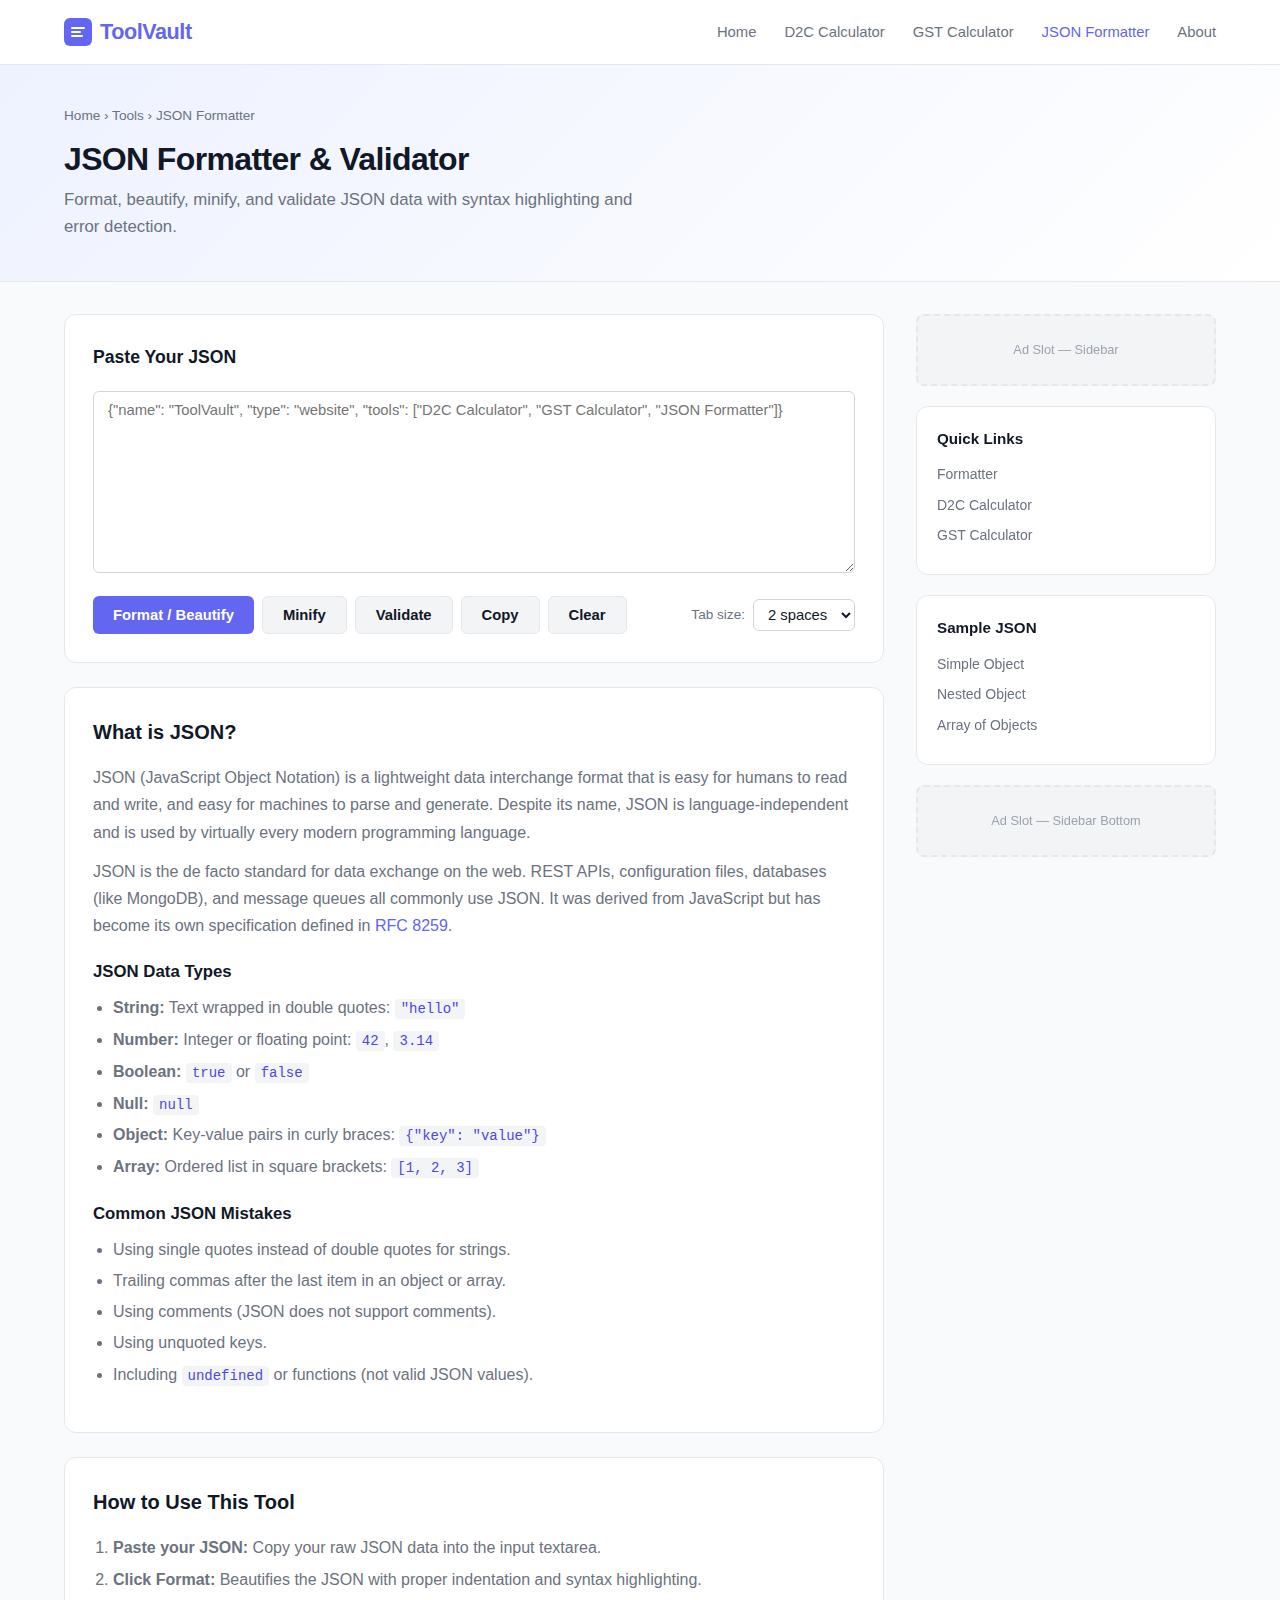
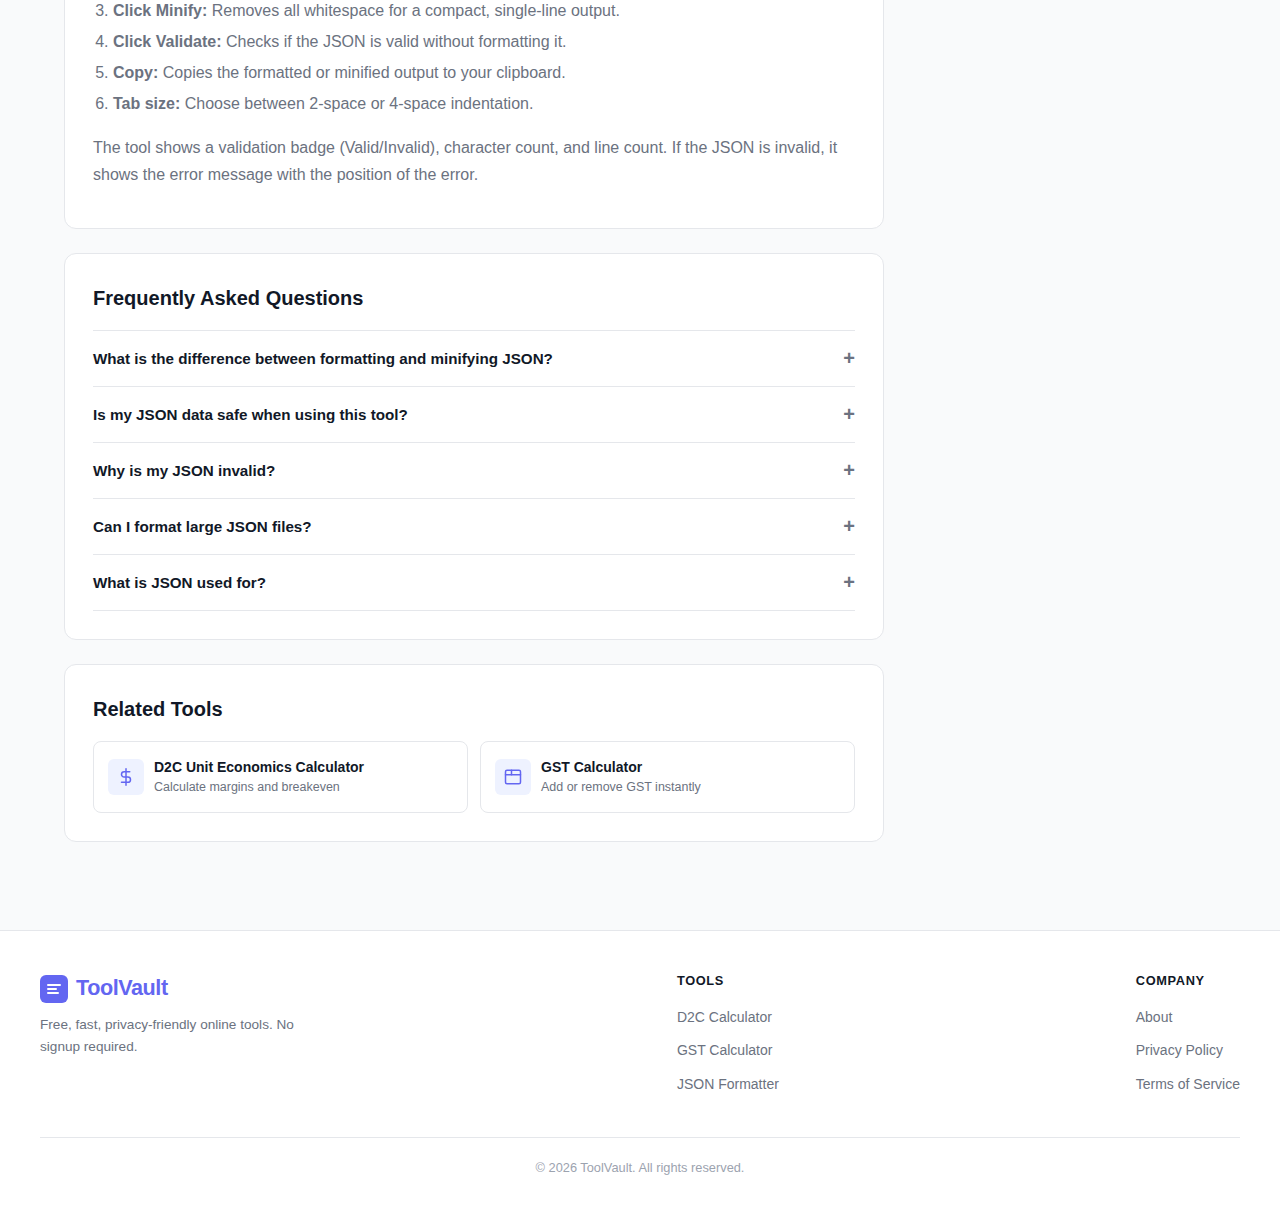
<file: tools/json-formatter/index.html>
<!DOCTYPE html>
<html lang="en">
<head>
  <meta charset="UTF-8">
  <meta name="viewport" content="width=device-width, initial-scale=1.0">
  <title>JSON Formatter & Validator — Free Online Tool | ToolVault</title>
  <meta name="description" content="Free online JSON formatter, beautifier, and validator. Format, minify, and validate JSON with syntax highlighting and error detection. No signup required.">
  <meta name="robots" content="index, follow">
  <link rel="canonical" href="https://toolvault.com/tools/json-formatter/">

  <meta property="og:title" content="JSON Formatter & Validator — Free Online Tool">
  <meta property="og:description" content="Format, beautify, minify, and validate JSON data with syntax highlighting. Free, instant, no signup.">
  <meta property="og:type" content="website">
  <meta property="og:url" content="https://toolvault.com/tools/json-formatter/">
  <meta property="og:site_name" content="ToolVault">

  <meta name="twitter:card" content="summary_large_image">
  <meta name="twitter:title" content="JSON Formatter & Validator — Free Online Tool">
  <meta name="twitter:description" content="Format, validate, and beautify JSON data with syntax highlighting.">

  <link rel="stylesheet" href="../../style.css">

  <!-- Schema.org WebApplication -->
  <script type="application/ld+json">
  {
    "@context": "https://schema.org",
    "@type": "WebApplication",
    "name": "JSON Formatter & Validator",
    "url": "https://toolvault.com/tools/json-formatter/",
    "description": "Format, beautify, minify, and validate JSON data with syntax highlighting, line numbers, and error detection.",
    "applicationCategory": "DeveloperApplication",
    "operatingSystem": "Any",
    "offers": {
      "@type": "Offer",
      "price": "0",
      "priceCurrency": "USD"
    },
    "browserRequirements": "Requires JavaScript",
    "isPartOf": {
      "@type": "WebSite",
      "name": "ToolVault",
      "url": "https://toolvault.com/"
    }
  }
  </script>

  <!-- FAQ Schema -->
  <script type="application/ld+json">
  {
    "@context": "https://schema.org",
    "@type": "FAQPage",
    "mainEntity": [
      {
        "@type": "Question",
        "name": "What is JSON?",
        "acceptedAnswer": {
          "@type": "Answer",
          "text": "JSON (JavaScript Object Notation) is a lightweight data interchange format that is easy for humans to read and write, and easy for machines to parse and generate. It is based on a subset of JavaScript but is language-independent. JSON is the most common format for APIs and web services."
        }
      },
      {
        "@type": "Question",
        "name": "How do I validate JSON?",
        "acceptedAnswer": {
          "@type": "Answer",
          "text": "Paste your JSON into the input area and click Format. The validator will check the syntax and display either a 'Valid JSON' badge or an 'Invalid JSON' badge with the specific error message and position where the error was found."
        }
      },
      {
        "@type": "Question",
        "name": "What is the difference between JSON format and minify?",
        "acceptedAnswer": {
          "@type": "Answer",
          "text": "Formatting (beautifying) adds indentation and line breaks to make JSON human-readable. Minifying removes all unnecessary whitespace to make the JSON as compact as possible, which is useful for reducing file size in production environments."
        }
      }
    ]
  }
  </script>
</head>
<body>

  <header class="site-header">
    <nav class="nav-container">
      <a href="/toolvault-/" class="site-logo">
        <svg viewBox="0 0 28 28" fill="none" xmlns="http://www.w3.org/2000/svg">
          <rect width="28" height="28" rx="6" fill="#6366F1"/>
          <path d="M8 10h12M8 14h8M8 18h10" stroke="#fff" stroke-width="2" stroke-linecap="round"/>
        </svg>
        ToolVault
      </a>
      <button class="mobile-menu-btn" onclick="document.querySelector('.nav-links').classList.toggle('open')" aria-label="Toggle menu">
        <svg width="24" height="24" viewBox="0 0 24 24" fill="none" stroke="currentColor" stroke-width="2" stroke-linecap="round"><line x1="3" y1="6" x2="21" y2="6"/><line x1="3" y1="12" x2="21" y2="12"/><line x1="3" y1="18" x2="21" y2="18"/></svg>
      </button>
      <ul class="nav-links">
        <li><a href="/toolvault-/">Home</a></li>
        <li><a href="/toolvault-/tools/d2c-calculator/">D2C Calculator</a></li>
        <li><a href="/toolvault-/tools/gst-calculator/">GST Calculator</a></li>
        <li><a href="/toolvault-/tools/json-formatter/" class="active">JSON Formatter</a></li>
        <li><a href="/toolvault-/about.html">About</a></li>
      </ul>
    </nav>
  </header>

  <div class="tool-page-header">
    <div class="container">
      <div class="breadcrumb">
        <a href="/toolvault-/">Home</a> &rsaquo; <a href="/toolvault-/">Tools</a> &rsaquo; JSON Formatter
      </div>
      <h1>JSON Formatter & Validator</h1>
      <p>Format, beautify, minify, and validate JSON data with syntax highlighting and error detection.</p>
    </div>
  </div>

  <!-- AD SLOT -->

  <div class="tool-content">
    <div class="tool-layout">
      <div class="tool-main">

        <!-- INPUT -->
        <div class="tool-box" id="json-tool">
          <h2>Paste Your JSON</h2>
          <div class="form-group">
            <textarea id="json-input" placeholder='{"name": "ToolVault", "type": "website", "tools": ["D2C Calculator", "GST Calculator", "JSON Formatter"]}' rows="10"></textarea>
          </div>

          <div style="display:flex;align-items:center;justify-content:space-between;flex-wrap:wrap;gap:12px;">
            <div class="btn-group">
              <button class="btn btn-primary" onclick="formatJSON()">Format / Beautify</button>
              <button class="btn btn-secondary" onclick="minifyJSON()">Minify</button>
              <button class="btn btn-secondary" onclick="validateOnly()">Validate</button>
              <button class="btn btn-secondary" onclick="copyOutput()">Copy</button>
              <button class="btn btn-secondary" onclick="clearAll()">Clear</button>
            </div>
            <div style="display:flex;align-items:center;gap:8px;">
              <label for="tab-size" style="font-size:0.85rem;color:var(--text-muted);white-space:nowrap;">Tab size:</label>
              <select id="tab-size" style="width:auto;padding:6px 10px;" onchange="reformat()">
                <option value="2" selected>2 spaces</option>
                <option value="4">4 spaces</option>
              </select>
            </div>
          </div>
        </div>

        <!-- STATUS BAR -->
        <div class="status-bar mb-24" id="status-bar" style="display:none;">
          <div class="status-left">
            <span id="validation-badge"></span>
            <span id="error-message" style="font-size:0.8rem;color:var(--red);"></span>
          </div>
          <div class="status-right">
            <span id="char-count"></span>
            <span id="line-count"></span>
          </div>
        </div>

        <!-- OUTPUT -->
        <div class="tool-box" id="output-box" style="display:none;">
          <h2>Formatted Output</h2>
          <div class="json-output" id="json-output"></div>
        </div>

        <!-- AD SLOT -->

        <!-- WHAT IS JSON -->
        <div class="content-section">
          <h2>What is JSON?</h2>
          <p>JSON (JavaScript Object Notation) is a lightweight data interchange format that is easy for humans to read and write, and easy for machines to parse and generate. Despite its name, JSON is language-independent and is used by virtually every modern programming language.</p>
          <p>JSON is the de facto standard for data exchange on the web. REST APIs, configuration files, databases (like MongoDB), and message queues all commonly use JSON. It was derived from JavaScript but has become its own specification defined in <a href="https://www.rfc-editor.org/rfc/rfc8259" target="_blank" rel="noopener">RFC 8259</a>.</p>

          <h3>JSON Data Types</h3>
          <ul>
            <li><strong>String:</strong> Text wrapped in double quotes: <code>"hello"</code></li>
            <li><strong>Number:</strong> Integer or floating point: <code>42</code>, <code>3.14</code></li>
            <li><strong>Boolean:</strong> <code>true</code> or <code>false</code></li>
            <li><strong>Null:</strong> <code>null</code></li>
            <li><strong>Object:</strong> Key-value pairs in curly braces: <code>{"key": "value"}</code></li>
            <li><strong>Array:</strong> Ordered list in square brackets: <code>[1, 2, 3]</code></li>
          </ul>

          <h3>Common JSON Mistakes</h3>
          <ul>
            <li>Using single quotes instead of double quotes for strings.</li>
            <li>Trailing commas after the last item in an object or array.</li>
            <li>Using comments (JSON does not support comments).</li>
            <li>Using unquoted keys.</li>
            <li>Including <code>undefined</code> or functions (not valid JSON values).</li>
          </ul>
        </div>

        <!-- HOW TO USE -->
        <div class="content-section">
          <h2>How to Use This Tool</h2>
          <ol>
            <li><strong>Paste your JSON:</strong> Copy your raw JSON data into the input textarea.</li>
            <li><strong>Click Format:</strong> Beautifies the JSON with proper indentation and syntax highlighting.</li>
            <li><strong>Click Minify:</strong> Removes all whitespace for a compact, single-line output.</li>
            <li><strong>Click Validate:</strong> Checks if the JSON is valid without formatting it.</li>
            <li><strong>Copy:</strong> Copies the formatted or minified output to your clipboard.</li>
            <li><strong>Tab size:</strong> Choose between 2-space or 4-space indentation.</li>
          </ol>
          <p>The tool shows a validation badge (Valid/Invalid), character count, and line count. If the JSON is invalid, it shows the error message with the position of the error.</p>
        </div>

        <!-- FAQ -->
        <div class="content-section">
          <h2>Frequently Asked Questions</h2>
          <div class="faq-list">
            <div class="faq-item">
              <button class="faq-question" onclick="this.parentElement.classList.toggle('open')">
                What is the difference between formatting and minifying JSON?
              </button>
              <div class="faq-answer">
                <p>Formatting (beautifying) adds indentation and line breaks to make JSON human-readable. This is useful for debugging, code review, and understanding data structures. Minifying removes all unnecessary whitespace (spaces, tabs, newlines) to create the most compact representation, which is useful for reducing payload size in APIs and configuration files.</p>
              </div>
            </div>
            <div class="faq-item">
              <button class="faq-question" onclick="this.parentElement.classList.toggle('open')">
                Is my JSON data safe when using this tool?
              </button>
              <div class="faq-answer">
                <p>Yes, completely. This tool runs 100% in your browser using JavaScript. Your JSON data is never sent to any server. It is processed locally on your device. When you close or refresh the page, the data is gone. You can verify this by disconnecting from the internet and using the tool — it will work exactly the same.</p>
              </div>
            </div>
            <div class="faq-item">
              <button class="faq-question" onclick="this.parentElement.classList.toggle('open')">
                Why is my JSON invalid?
              </button>
              <div class="faq-answer">
                <p>Common reasons for invalid JSON: (1) Using single quotes instead of double quotes for strings. (2) Trailing commas after the last item. (3) Comments in the JSON (not allowed). (4) Unquoted property names. (5) Using JavaScript values like <code>undefined</code>, <code>NaN</code>, or <code>Infinity</code>. The error message shows the exact position where the parser found the problem.</p>
              </div>
            </div>
            <div class="faq-item">
              <button class="faq-question" onclick="this.parentElement.classList.toggle('open')">
                Can I format large JSON files?
              </button>
              <div class="faq-answer">
                <p>Yes, this tool can handle reasonably large JSON files (up to several MB). However, extremely large files may cause your browser to slow down since all processing happens in the browser. For files larger than 10MB, consider using a desktop tool like VS Code or jq on the command line.</p>
              </div>
            </div>
            <div class="faq-item">
              <button class="faq-question" onclick="this.parentElement.classList.toggle('open')">
                What is JSON used for?
              </button>
              <div class="faq-answer">
                <p>JSON is used for: (1) API communication between clients and servers. (2) Configuration files (package.json, tsconfig.json). (3) Data storage in NoSQL databases like MongoDB and CouchDB. (4) Data exchange between microservices. (5) Storing user preferences and settings. (6) Log formatting for structured logging systems.</p>
              </div>
            </div>
          </div>
        </div>

        <!-- RELATED TOOLS -->
        <div class="content-section">
          <h2>Related Tools</h2>
          <div class="related-tools">
            <a href="/toolvault-/tools/d2c-calculator/" class="related-tool-link">
              <div class="rt-icon">
                <svg width="18" height="18" viewBox="0 0 24 24" fill="none" stroke="#6366F1" stroke-width="2" stroke-linecap="round" stroke-linejoin="round"><line x1="12" y1="1" x2="12" y2="23"/><path d="M17 5H9.5a3.5 3.5 0 0 0 0 7h5a3.5 3.5 0 0 1 0 7H6"/></svg>
              </div>
              <div>
                <div class="rt-name">D2C Unit Economics Calculator</div>
                <div class="rt-desc">Calculate margins and breakeven</div>
              </div>
            </a>
            <a href="/toolvault-/tools/gst-calculator/" class="related-tool-link">
              <div class="rt-icon">
                <svg width="18" height="18" viewBox="0 0 24 24" fill="none" stroke="#6366F1" stroke-width="2" stroke-linecap="round" stroke-linejoin="round"><rect x="2" y="3" width="20" height="18" rx="2"/><line x1="2" y1="9" x2="22" y2="9"/><line x1="10" y1="3" x2="10" y2="9"/></svg>
              </div>
              <div>
                <div class="rt-name">GST Calculator</div>
                <div class="rt-desc">Add or remove GST instantly</div>
              </div>
            </a>
          </div>
        </div>

      </div>

      <!-- SIDEBAR -->
      <aside class="tool-sidebar">
        <!-- AD SLOT -->
        <div class="ad-slot">Ad Slot — Sidebar</div>

        <div class="sidebar-box">
          <h3>Quick Links</h3>
          <ul>
            <li><a href="#json-tool">Formatter</a></li>
            <li><a href="/toolvault-/tools/d2c-calculator/">D2C Calculator</a></li>
            <li><a href="/toolvault-/tools/gst-calculator/">GST Calculator</a></li>
          </ul>
        </div>

        <div class="sidebar-box">
          <h3>Sample JSON</h3>
          <ul>
            <li><a href="#" onclick="loadSample('simple');return false;">Simple Object</a></li>
            <li><a href="#" onclick="loadSample('nested');return false;">Nested Object</a></li>
            <li><a href="#" onclick="loadSample('array');return false;">Array of Objects</a></li>
          </ul>
        </div>

        <!-- AD SLOT -->
        <div class="ad-slot">Ad Slot — Sidebar Bottom</div>
      </aside>
    </div>
  </div>

  <!-- AD SLOT -->

  <footer class="site-footer">
    <div class="footer-container">
      <div class="footer-brand">
        <a href="/toolvault-/" class="site-logo">
          <svg viewBox="0 0 28 28" fill="none" xmlns="http://www.w3.org/2000/svg" width="28" height="28">
            <rect width="28" height="28" rx="6" fill="#6366F1"/>
            <path d="M8 10h12M8 14h8M8 18h10" stroke="#fff" stroke-width="2" stroke-linecap="round"/>
          </svg>
          ToolVault
        </a>
        <p>Free, fast, privacy-friendly online tools. No signup required.</p>
      </div>
      <div class="footer-links">
        <h4>Tools</h4>
        <ul>
          <li><a href="/toolvault-/tools/d2c-calculator/">D2C Calculator</a></li>
          <li><a href="/toolvault-/tools/gst-calculator/">GST Calculator</a></li>
          <li><a href="/toolvault-/tools/json-formatter/">JSON Formatter</a></li>
        </ul>
      </div>
      <div class="footer-links">
        <h4>Company</h4>
        <ul>
          <li><a href="/toolvault-/about.html">About</a></li>
          <li><a href="/toolvault-/privacy.html">Privacy Policy</a></li>
          <li><a href="/toolvault-/terms.html">Terms of Service</a></li>
        </ul>
      </div>
    </div>
    <div class="footer-bottom">
      &copy; 2026 ToolVault. All rights reserved.
    </div>
  </footer>

  <script src="script.js"></script>
</body>
</html>
</file>
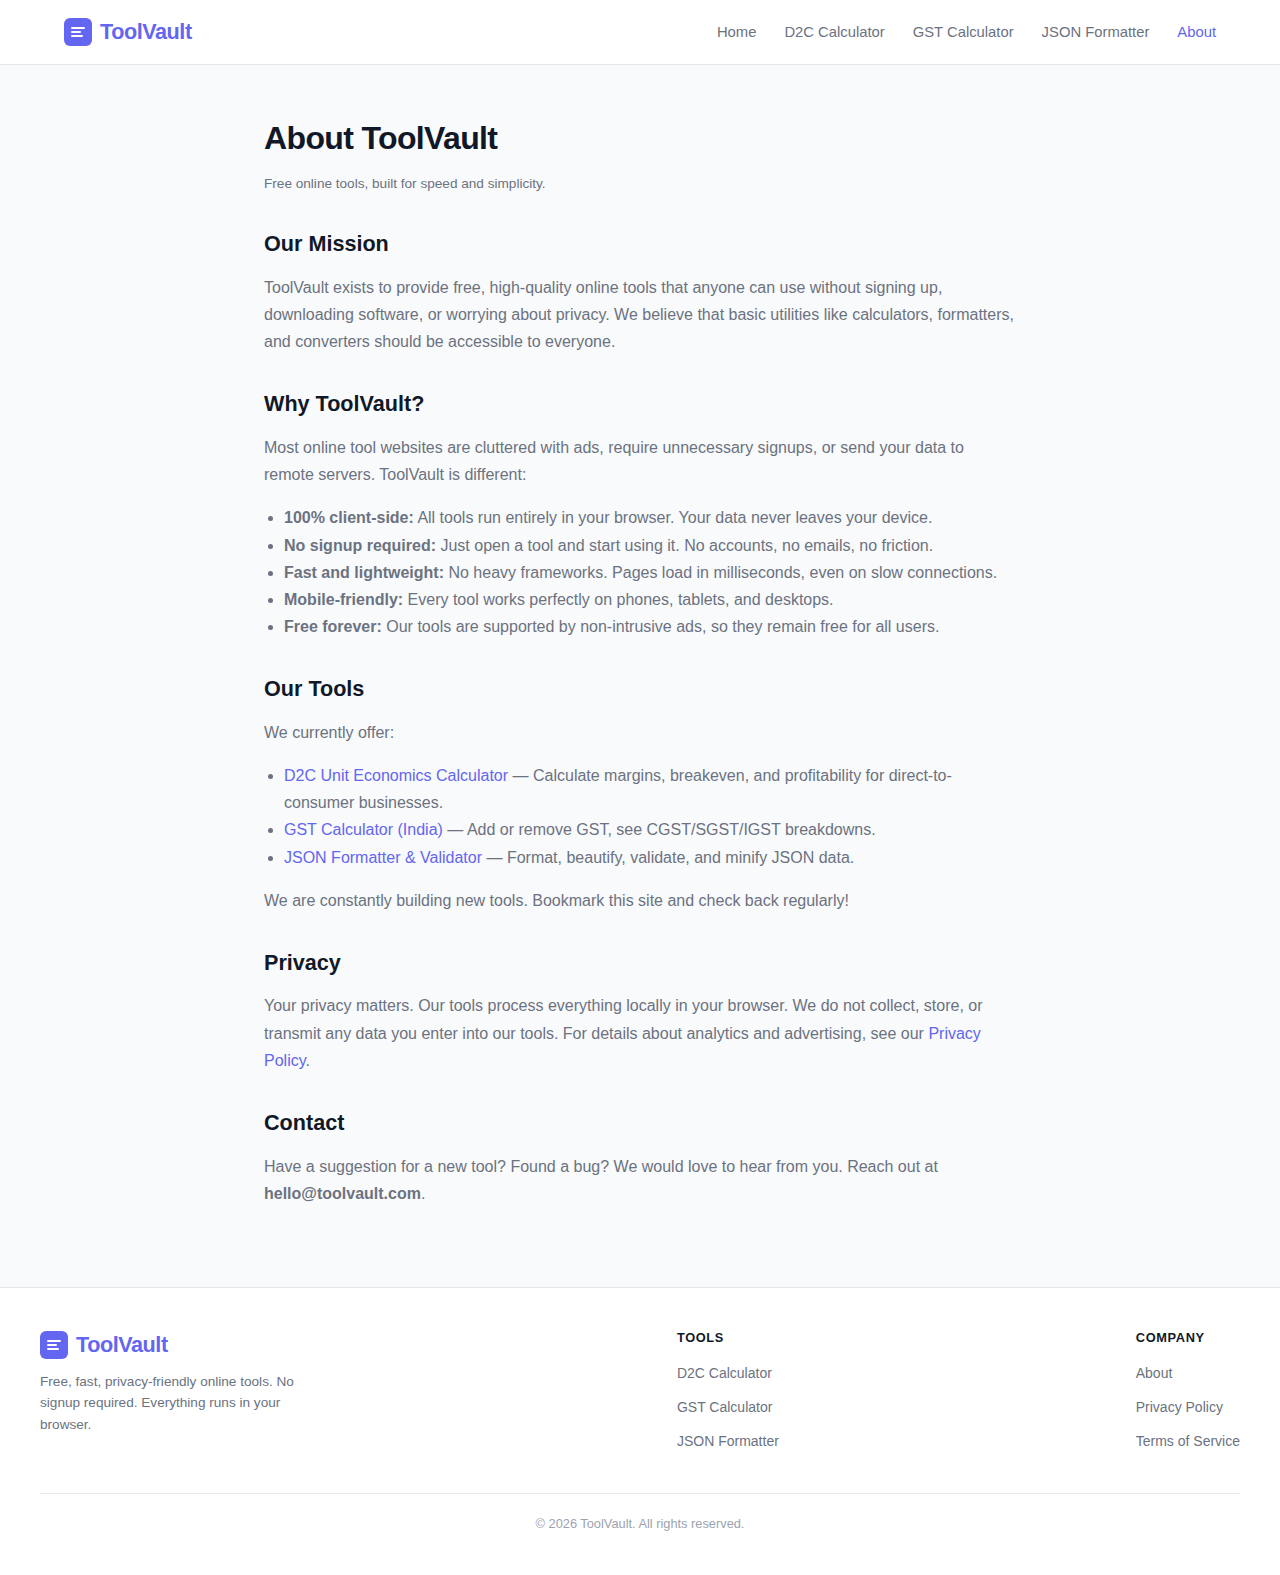
<file: about.html>
<!DOCTYPE html>
<html lang="en">
<head>
  <meta charset="UTF-8">
  <meta name="viewport" content="width=device-width, initial-scale=1.0">
  <title>About ToolVault — Free Online Tools for Everyone</title>
  <meta name="description" content="ToolVault provides free, fast, privacy-friendly online tools for developers, entrepreneurs, and businesses. Learn more about our mission.">
  <meta name="robots" content="index, follow">
  <link rel="canonical" href="https://toolvault.com/about.html">

  <meta property="og:title" content="About ToolVault">
  <meta property="og:description" content="Free, fast, privacy-friendly online tools for developers, entrepreneurs, and businesses.">
  <meta property="og:type" content="website">
  <meta property="og:url" content="https://toolvault.com/about.html">

  <link rel="stylesheet" href="style.css">
</head>
<body>

  <header class="site-header">
    <nav class="nav-container">
      <a href="/toolvault-/" class="site-logo">
        <svg viewBox="0 0 28 28" fill="none" xmlns="http://www.w3.org/2000/svg">
          <rect width="28" height="28" rx="6" fill="#6366F1"/>
          <path d="M8 10h12M8 14h8M8 18h10" stroke="#fff" stroke-width="2" stroke-linecap="round"/>
        </svg>
        ToolVault
      </a>
      <button class="mobile-menu-btn" onclick="document.querySelector('.nav-links').classList.toggle('open')" aria-label="Toggle menu">
        <svg width="24" height="24" viewBox="0 0 24 24" fill="none" stroke="currentColor" stroke-width="2" stroke-linecap="round"><line x1="3" y1="6" x2="21" y2="6"/><line x1="3" y1="12" x2="21" y2="12"/><line x1="3" y1="18" x2="21" y2="18"/></svg>
      </button>
      <ul class="nav-links">
        <li><a href="/toolvault-/">Home</a></li>
        <li><a href="/toolvault-/tools/d2c-calculator/">D2C Calculator</a></li>
        <li><a href="/toolvault-/tools/gst-calculator/">GST Calculator</a></li>
        <li><a href="/toolvault-/tools/json-formatter/">JSON Formatter</a></li>
        <li><a href="/toolvault-/about.html" class="active">About</a></li>
      </ul>
    </nav>
  </header>

  <main class="static-page">
    <h1>About ToolVault</h1>
    <p class="page-updated">Free online tools, built for speed and simplicity.</p>

    <h2>Our Mission</h2>
    <p>ToolVault exists to provide free, high-quality online tools that anyone can use without signing up, downloading software, or worrying about privacy. We believe that basic utilities like calculators, formatters, and converters should be accessible to everyone.</p>

    <h2>Why ToolVault?</h2>
    <p>Most online tool websites are cluttered with ads, require unnecessary signups, or send your data to remote servers. ToolVault is different:</p>
    <ul>
      <li><strong>100% client-side:</strong> All tools run entirely in your browser. Your data never leaves your device.</li>
      <li><strong>No signup required:</strong> Just open a tool and start using it. No accounts, no emails, no friction.</li>
      <li><strong>Fast and lightweight:</strong> No heavy frameworks. Pages load in milliseconds, even on slow connections.</li>
      <li><strong>Mobile-friendly:</strong> Every tool works perfectly on phones, tablets, and desktops.</li>
      <li><strong>Free forever:</strong> Our tools are supported by non-intrusive ads, so they remain free for all users.</li>
    </ul>

    <h2>Our Tools</h2>
    <p>We currently offer:</p>
    <ul>
      <li><a href="/toolvault-/tools/d2c-calculator/">D2C Unit Economics Calculator</a> — Calculate margins, breakeven, and profitability for direct-to-consumer businesses.</li>
      <li><a href="/toolvault-/tools/gst-calculator/">GST Calculator (India)</a> — Add or remove GST, see CGST/SGST/IGST breakdowns.</li>
      <li><a href="/toolvault-/tools/json-formatter/">JSON Formatter & Validator</a> — Format, beautify, validate, and minify JSON data.</li>
    </ul>
    <p>We are constantly building new tools. Bookmark this site and check back regularly!</p>

    <h2>Privacy</h2>
    <p>Your privacy matters. Our tools process everything locally in your browser. We do not collect, store, or transmit any data you enter into our tools. For details about analytics and advertising, see our <a href="/toolvault-/privacy.html">Privacy Policy</a>.</p>

    <h2>Contact</h2>
    <p>Have a suggestion for a new tool? Found a bug? We would love to hear from you. Reach out at <strong>hello@toolvault.com</strong>.</p>
  </main>

  <footer class="site-footer">
    <div class="footer-container">
      <div class="footer-brand">
        <a href="/toolvault-/" class="site-logo">
          <svg viewBox="0 0 28 28" fill="none" xmlns="http://www.w3.org/2000/svg" width="28" height="28">
            <rect width="28" height="28" rx="6" fill="#6366F1"/>
            <path d="M8 10h12M8 14h8M8 18h10" stroke="#fff" stroke-width="2" stroke-linecap="round"/>
          </svg>
          ToolVault
        </a>
        <p>Free, fast, privacy-friendly online tools. No signup required. Everything runs in your browser.</p>
      </div>
      <div class="footer-links">
        <h4>Tools</h4>
        <ul>
          <li><a href="/toolvault-/tools/d2c-calculator/">D2C Calculator</a></li>
          <li><a href="/toolvault-/tools/gst-calculator/">GST Calculator</a></li>
          <li><a href="/toolvault-/tools/json-formatter/">JSON Formatter</a></li>
        </ul>
      </div>
      <div class="footer-links">
        <h4>Company</h4>
        <ul>
          <li><a href="/toolvault-/about.html">About</a></li>
          <li><a href="/toolvault-/privacy.html">Privacy Policy</a></li>
          <li><a href="/toolvault-/terms.html">Terms of Service</a></li>
        </ul>
      </div>
    </div>
    <div class="footer-bottom">
      &copy; 2026 ToolVault. All rights reserved.
    </div>
  </footer>

</body>
</html>
</file>
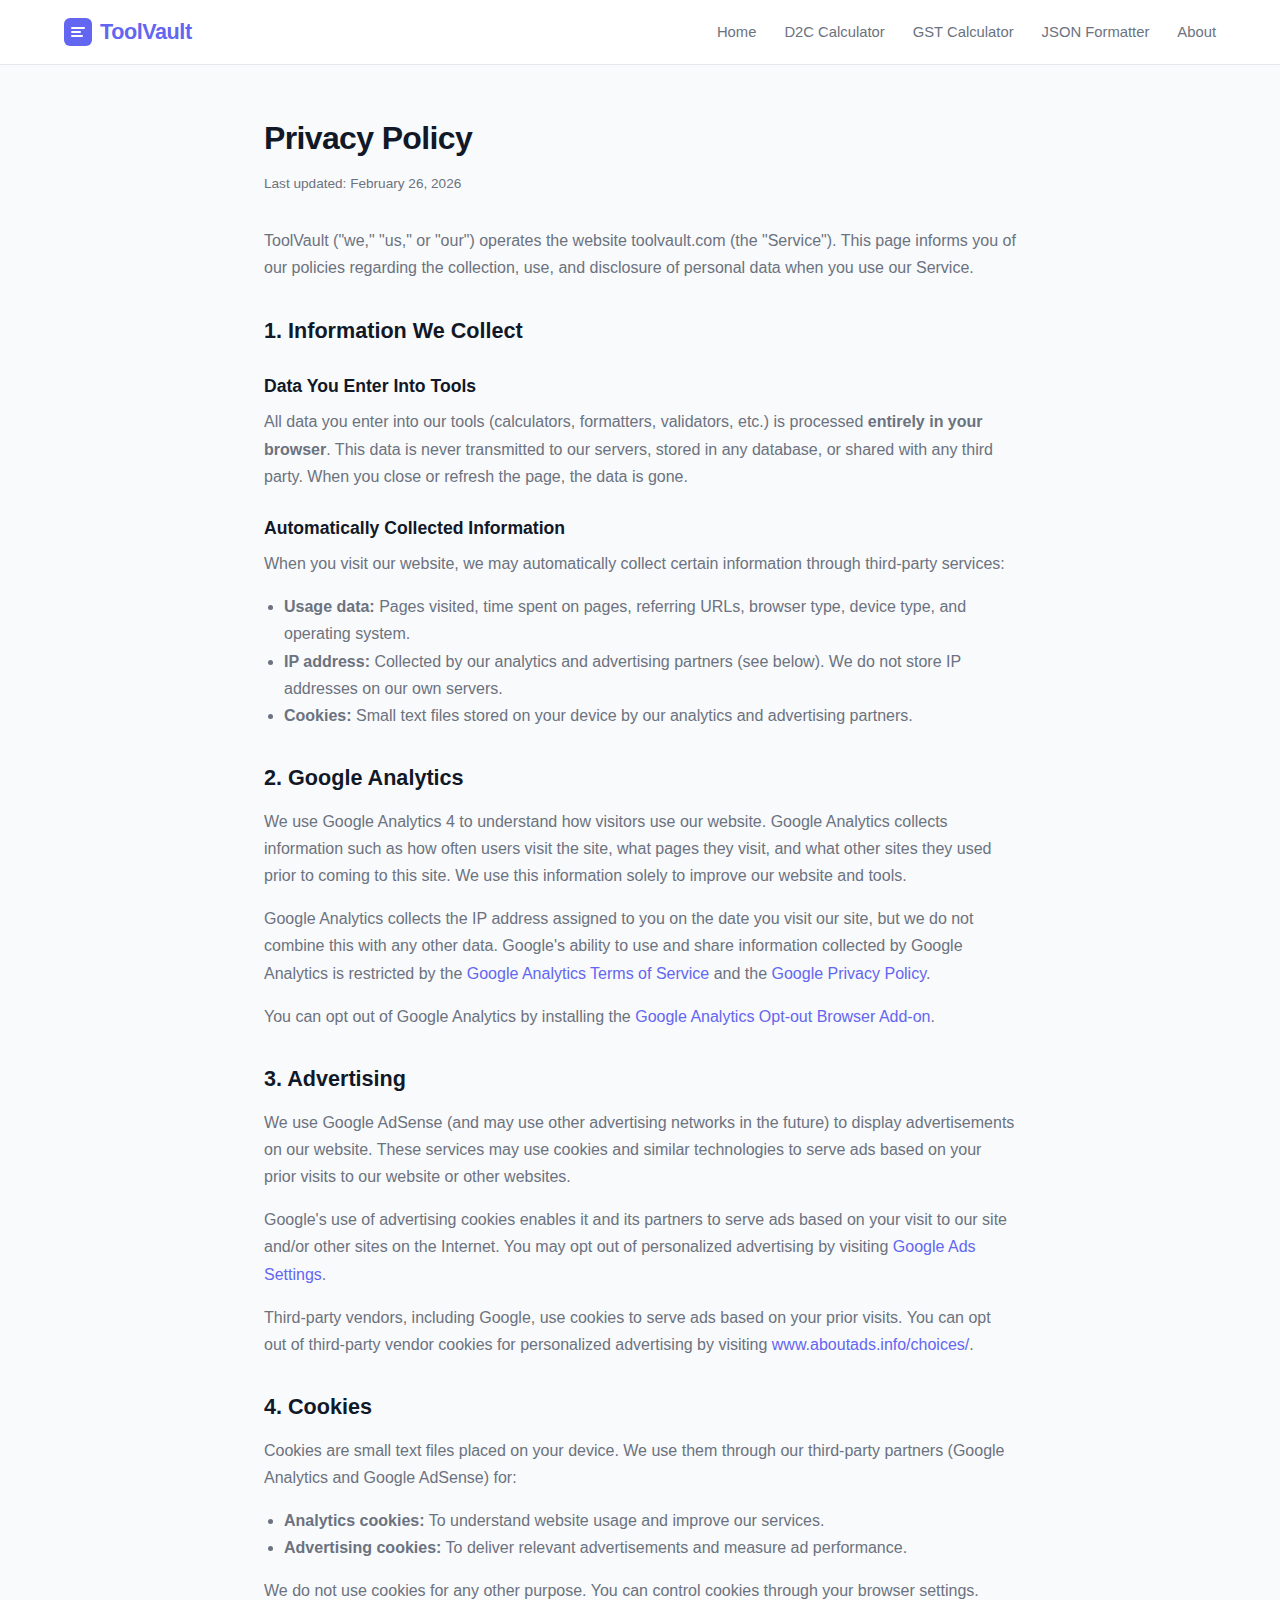
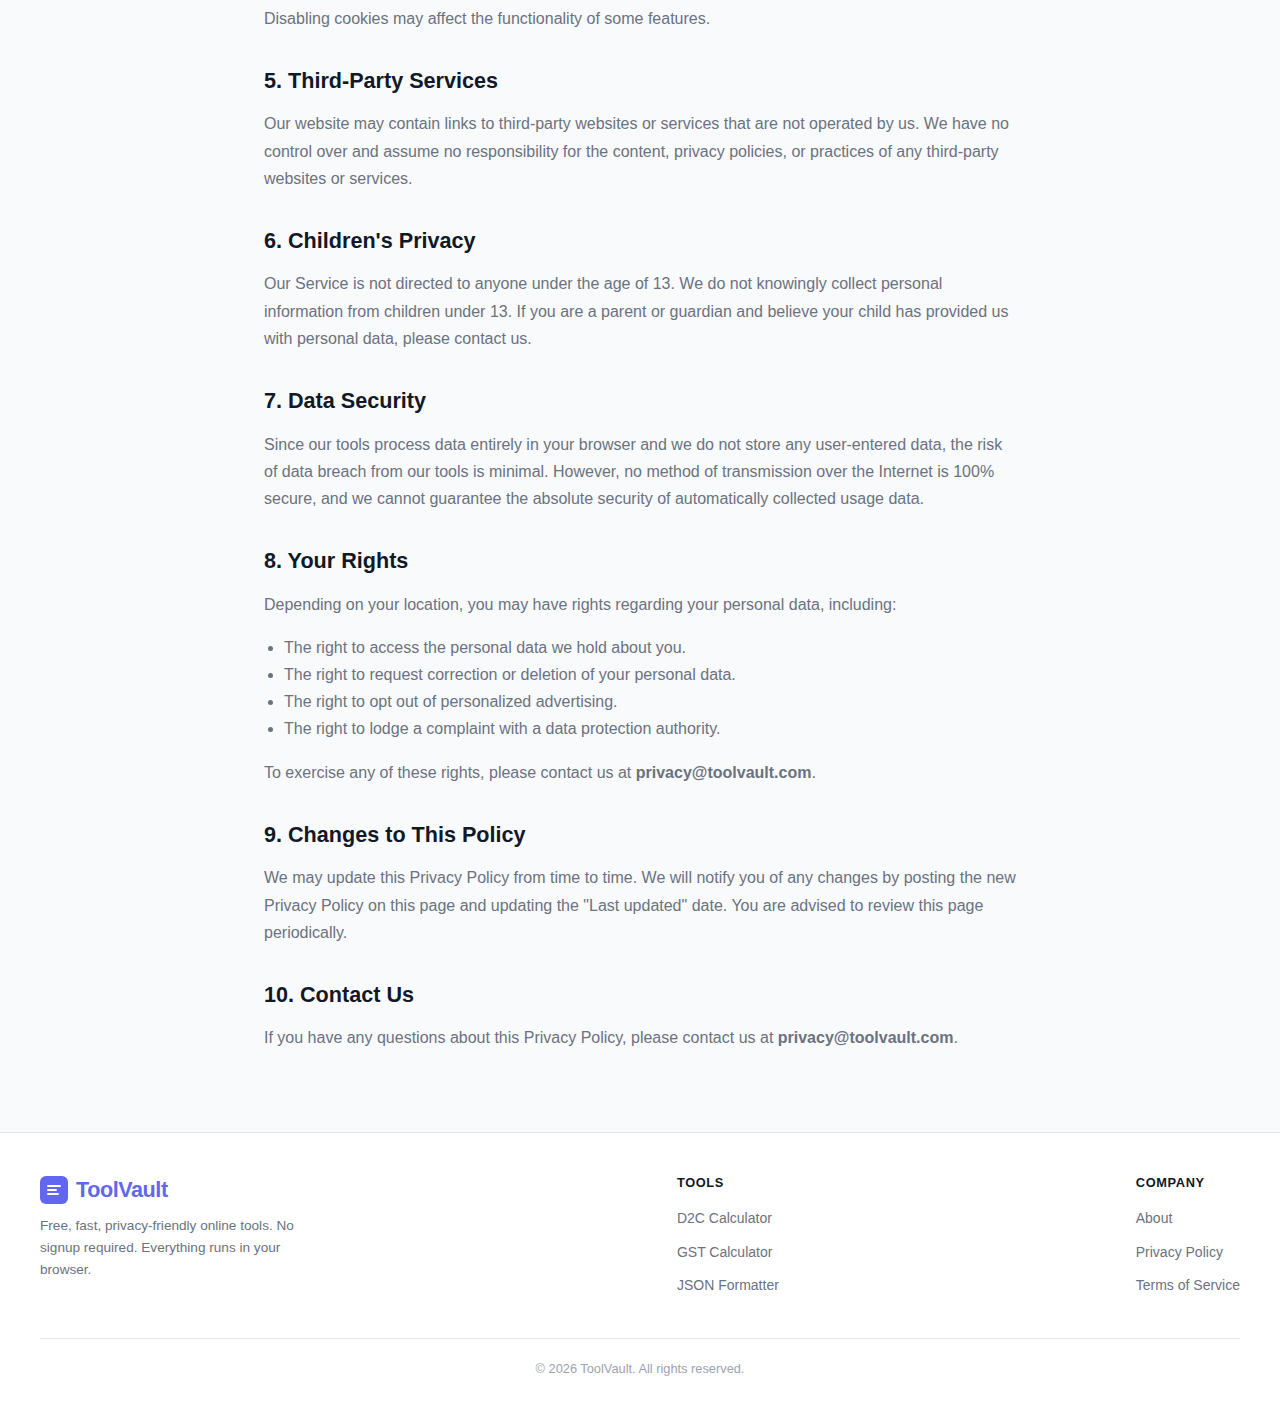
<file: privacy.html>
<!DOCTYPE html>
<html lang="en">
<head>
  <meta charset="UTF-8">
  <meta name="viewport" content="width=device-width, initial-scale=1.0">
  <title>Privacy Policy — ToolVault</title>
  <meta name="description" content="ToolVault privacy policy. Learn how we handle your data, use cookies, and protect your privacy.">
  <meta name="robots" content="index, follow">
  <link rel="canonical" href="https://toolvault.com/privacy.html">

  <meta property="og:title" content="Privacy Policy — ToolVault">
  <meta property="og:description" content="Learn how ToolVault handles your data and protects your privacy.">
  <meta property="og:type" content="website">
  <meta property="og:url" content="https://toolvault.com/privacy.html">

  <link rel="stylesheet" href="style.css">
</head>
<body>

  <header class="site-header">
    <nav class="nav-container">
      <a href="/toolvault-/" class="site-logo">
        <svg viewBox="0 0 28 28" fill="none" xmlns="http://www.w3.org/2000/svg">
          <rect width="28" height="28" rx="6" fill="#6366F1"/>
          <path d="M8 10h12M8 14h8M8 18h10" stroke="#fff" stroke-width="2" stroke-linecap="round"/>
        </svg>
        ToolVault
      </a>
      <button class="mobile-menu-btn" onclick="document.querySelector('.nav-links').classList.toggle('open')" aria-label="Toggle menu">
        <svg width="24" height="24" viewBox="0 0 24 24" fill="none" stroke="currentColor" stroke-width="2" stroke-linecap="round"><line x1="3" y1="6" x2="21" y2="6"/><line x1="3" y1="12" x2="21" y2="12"/><line x1="3" y1="18" x2="21" y2="18"/></svg>
      </button>
      <ul class="nav-links">
        <li><a href="/toolvault-/">Home</a></li>
        <li><a href="/toolvault-/tools/d2c-calculator/">D2C Calculator</a></li>
        <li><a href="/toolvault-/tools/gst-calculator/">GST Calculator</a></li>
        <li><a href="/toolvault-/tools/json-formatter/">JSON Formatter</a></li>
        <li><a href="/toolvault-/about.html">About</a></li>
      </ul>
    </nav>
  </header>

  <main class="static-page">
    <h1>Privacy Policy</h1>
    <p class="page-updated">Last updated: February 26, 2026</p>

    <p>ToolVault ("we," "us," or "our") operates the website toolvault.com (the "Service"). This page informs you of our policies regarding the collection, use, and disclosure of personal data when you use our Service.</p>

    <h2>1. Information We Collect</h2>

    <h3>Data You Enter Into Tools</h3>
    <p>All data you enter into our tools (calculators, formatters, validators, etc.) is processed <strong>entirely in your browser</strong>. This data is never transmitted to our servers, stored in any database, or shared with any third party. When you close or refresh the page, the data is gone.</p>

    <h3>Automatically Collected Information</h3>
    <p>When you visit our website, we may automatically collect certain information through third-party services:</p>
    <ul>
      <li><strong>Usage data:</strong> Pages visited, time spent on pages, referring URLs, browser type, device type, and operating system.</li>
      <li><strong>IP address:</strong> Collected by our analytics and advertising partners (see below). We do not store IP addresses on our own servers.</li>
      <li><strong>Cookies:</strong> Small text files stored on your device by our analytics and advertising partners.</li>
    </ul>

    <h2>2. Google Analytics</h2>
    <p>We use Google Analytics 4 to understand how visitors use our website. Google Analytics collects information such as how often users visit the site, what pages they visit, and what other sites they used prior to coming to this site. We use this information solely to improve our website and tools.</p>
    <p>Google Analytics collects the IP address assigned to you on the date you visit our site, but we do not combine this with any other data. Google's ability to use and share information collected by Google Analytics is restricted by the <a href="https://www.google.com/analytics/terms/" rel="noopener noreferrer" target="_blank">Google Analytics Terms of Service</a> and the <a href="https://policies.google.com/privacy" rel="noopener noreferrer" target="_blank">Google Privacy Policy</a>.</p>
    <p>You can opt out of Google Analytics by installing the <a href="https://tools.google.com/dlpage/gaoptout" rel="noopener noreferrer" target="_blank">Google Analytics Opt-out Browser Add-on</a>.</p>

    <h2>3. Advertising</h2>
    <p>We use Google AdSense (and may use other advertising networks in the future) to display advertisements on our website. These services may use cookies and similar technologies to serve ads based on your prior visits to our website or other websites.</p>
    <p>Google's use of advertising cookies enables it and its partners to serve ads based on your visit to our site and/or other sites on the Internet. You may opt out of personalized advertising by visiting <a href="https://www.google.com/settings/ads" rel="noopener noreferrer" target="_blank">Google Ads Settings</a>.</p>
    <p>Third-party vendors, including Google, use cookies to serve ads based on your prior visits. You can opt out of third-party vendor cookies for personalized advertising by visiting <a href="https://www.aboutads.info/choices/" rel="noopener noreferrer" target="_blank">www.aboutads.info/choices/</a>.</p>

    <h2>4. Cookies</h2>
    <p>Cookies are small text files placed on your device. We use them through our third-party partners (Google Analytics and Google AdSense) for:</p>
    <ul>
      <li><strong>Analytics cookies:</strong> To understand website usage and improve our services.</li>
      <li><strong>Advertising cookies:</strong> To deliver relevant advertisements and measure ad performance.</li>
    </ul>
    <p>We do not use cookies for any other purpose. You can control cookies through your browser settings. Disabling cookies may affect the functionality of some features.</p>

    <h2>5. Third-Party Services</h2>
    <p>Our website may contain links to third-party websites or services that are not operated by us. We have no control over and assume no responsibility for the content, privacy policies, or practices of any third-party websites or services.</p>

    <h2>6. Children's Privacy</h2>
    <p>Our Service is not directed to anyone under the age of 13. We do not knowingly collect personal information from children under 13. If you are a parent or guardian and believe your child has provided us with personal data, please contact us.</p>

    <h2>7. Data Security</h2>
    <p>Since our tools process data entirely in your browser and we do not store any user-entered data, the risk of data breach from our tools is minimal. However, no method of transmission over the Internet is 100% secure, and we cannot guarantee the absolute security of automatically collected usage data.</p>

    <h2>8. Your Rights</h2>
    <p>Depending on your location, you may have rights regarding your personal data, including:</p>
    <ul>
      <li>The right to access the personal data we hold about you.</li>
      <li>The right to request correction or deletion of your personal data.</li>
      <li>The right to opt out of personalized advertising.</li>
      <li>The right to lodge a complaint with a data protection authority.</li>
    </ul>
    <p>To exercise any of these rights, please contact us at <strong>privacy@toolvault.com</strong>.</p>

    <h2>9. Changes to This Policy</h2>
    <p>We may update this Privacy Policy from time to time. We will notify you of any changes by posting the new Privacy Policy on this page and updating the "Last updated" date. You are advised to review this page periodically.</p>

    <h2>10. Contact Us</h2>
    <p>If you have any questions about this Privacy Policy, please contact us at <strong>privacy@toolvault.com</strong>.</p>
  </main>

  <footer class="site-footer">
    <div class="footer-container">
      <div class="footer-brand">
        <a href="/toolvault-/" class="site-logo">
          <svg viewBox="0 0 28 28" fill="none" xmlns="http://www.w3.org/2000/svg" width="28" height="28">
            <rect width="28" height="28" rx="6" fill="#6366F1"/>
            <path d="M8 10h12M8 14h8M8 18h10" stroke="#fff" stroke-width="2" stroke-linecap="round"/>
          </svg>
          ToolVault
        </a>
        <p>Free, fast, privacy-friendly online tools. No signup required. Everything runs in your browser.</p>
      </div>
      <div class="footer-links">
        <h4>Tools</h4>
        <ul>
          <li><a href="/toolvault-/tools/d2c-calculator/">D2C Calculator</a></li>
          <li><a href="/toolvault-/tools/gst-calculator/">GST Calculator</a></li>
          <li><a href="/toolvault-/tools/json-formatter/">JSON Formatter</a></li>
        </ul>
      </div>
      <div class="footer-links">
        <h4>Company</h4>
        <ul>
          <li><a href="/toolvault-/about.html">About</a></li>
          <li><a href="/toolvault-/privacy.html">Privacy Policy</a></li>
          <li><a href="/toolvault-/terms.html">Terms of Service</a></li>
        </ul>
      </div>
    </div>
    <div class="footer-bottom">
      &copy; 2026 ToolVault. All rights reserved.
    </div>
  </footer>

</body>
</html>
</file>
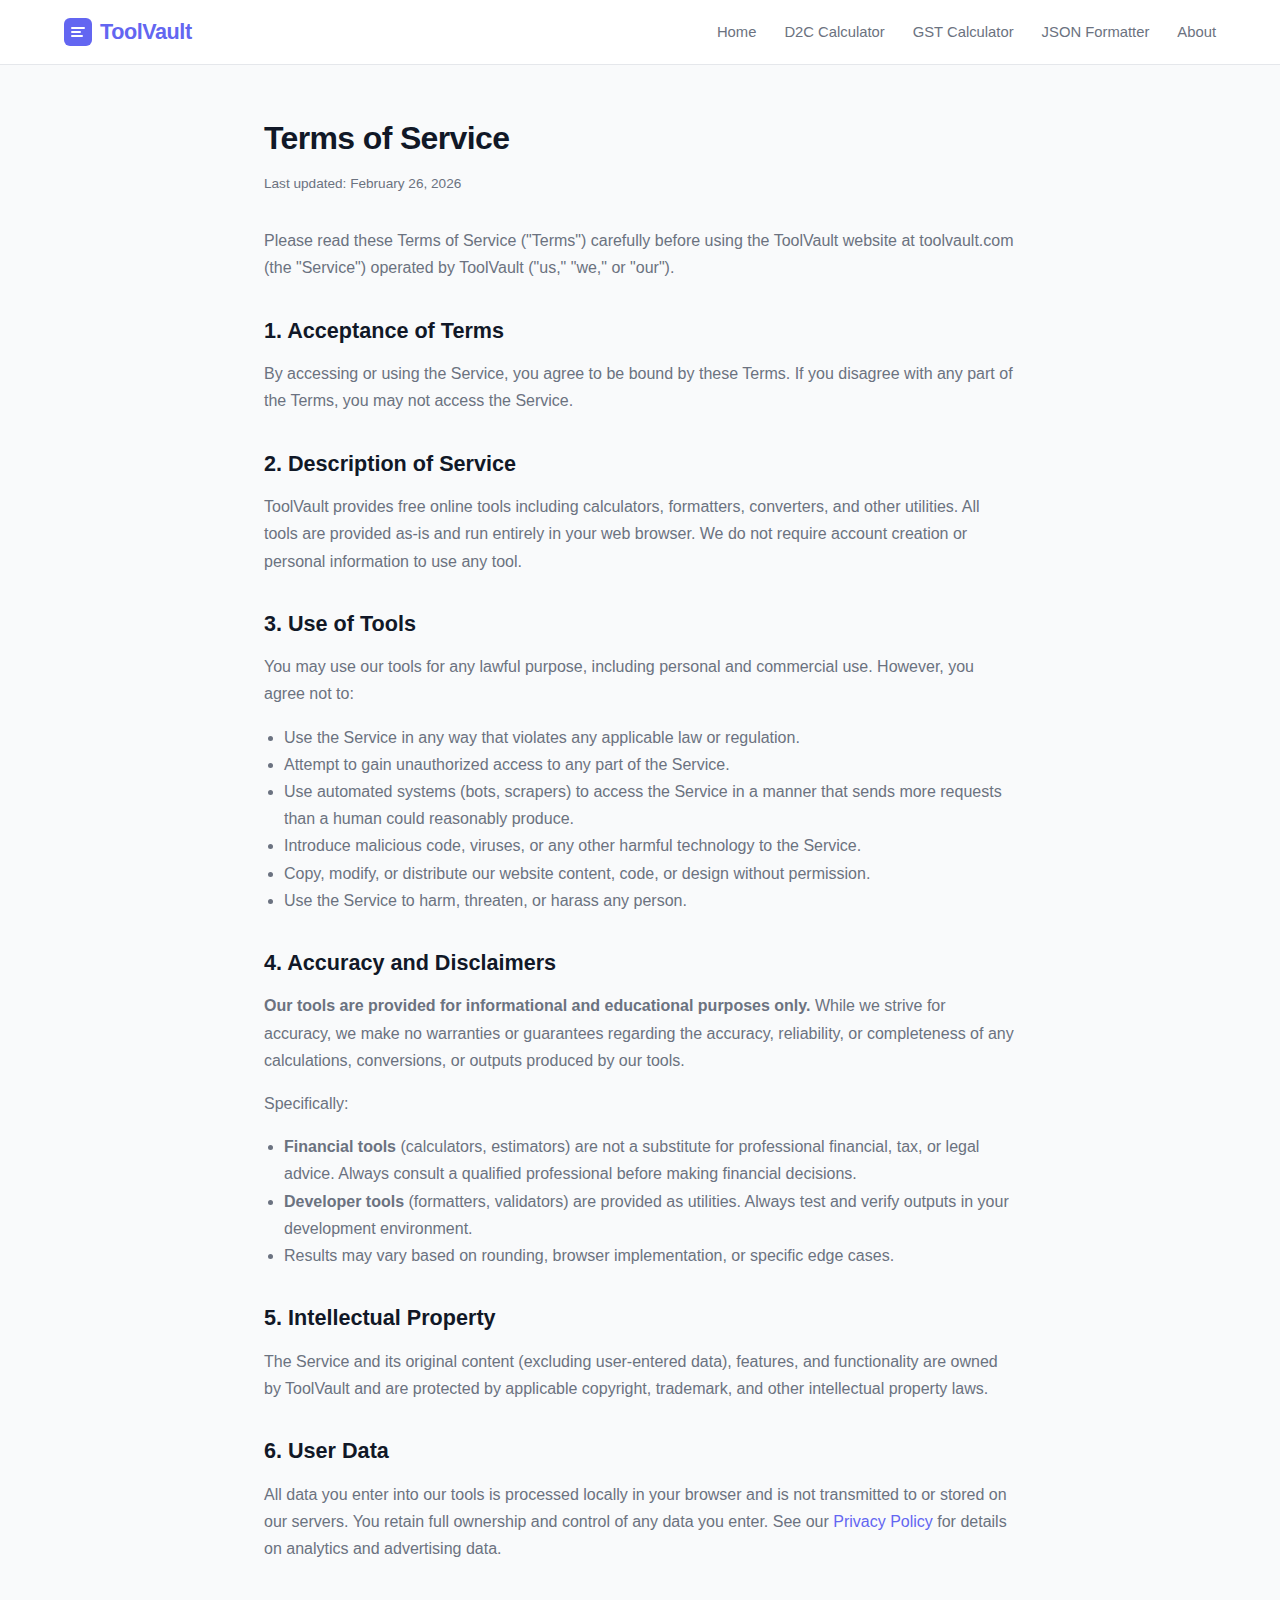
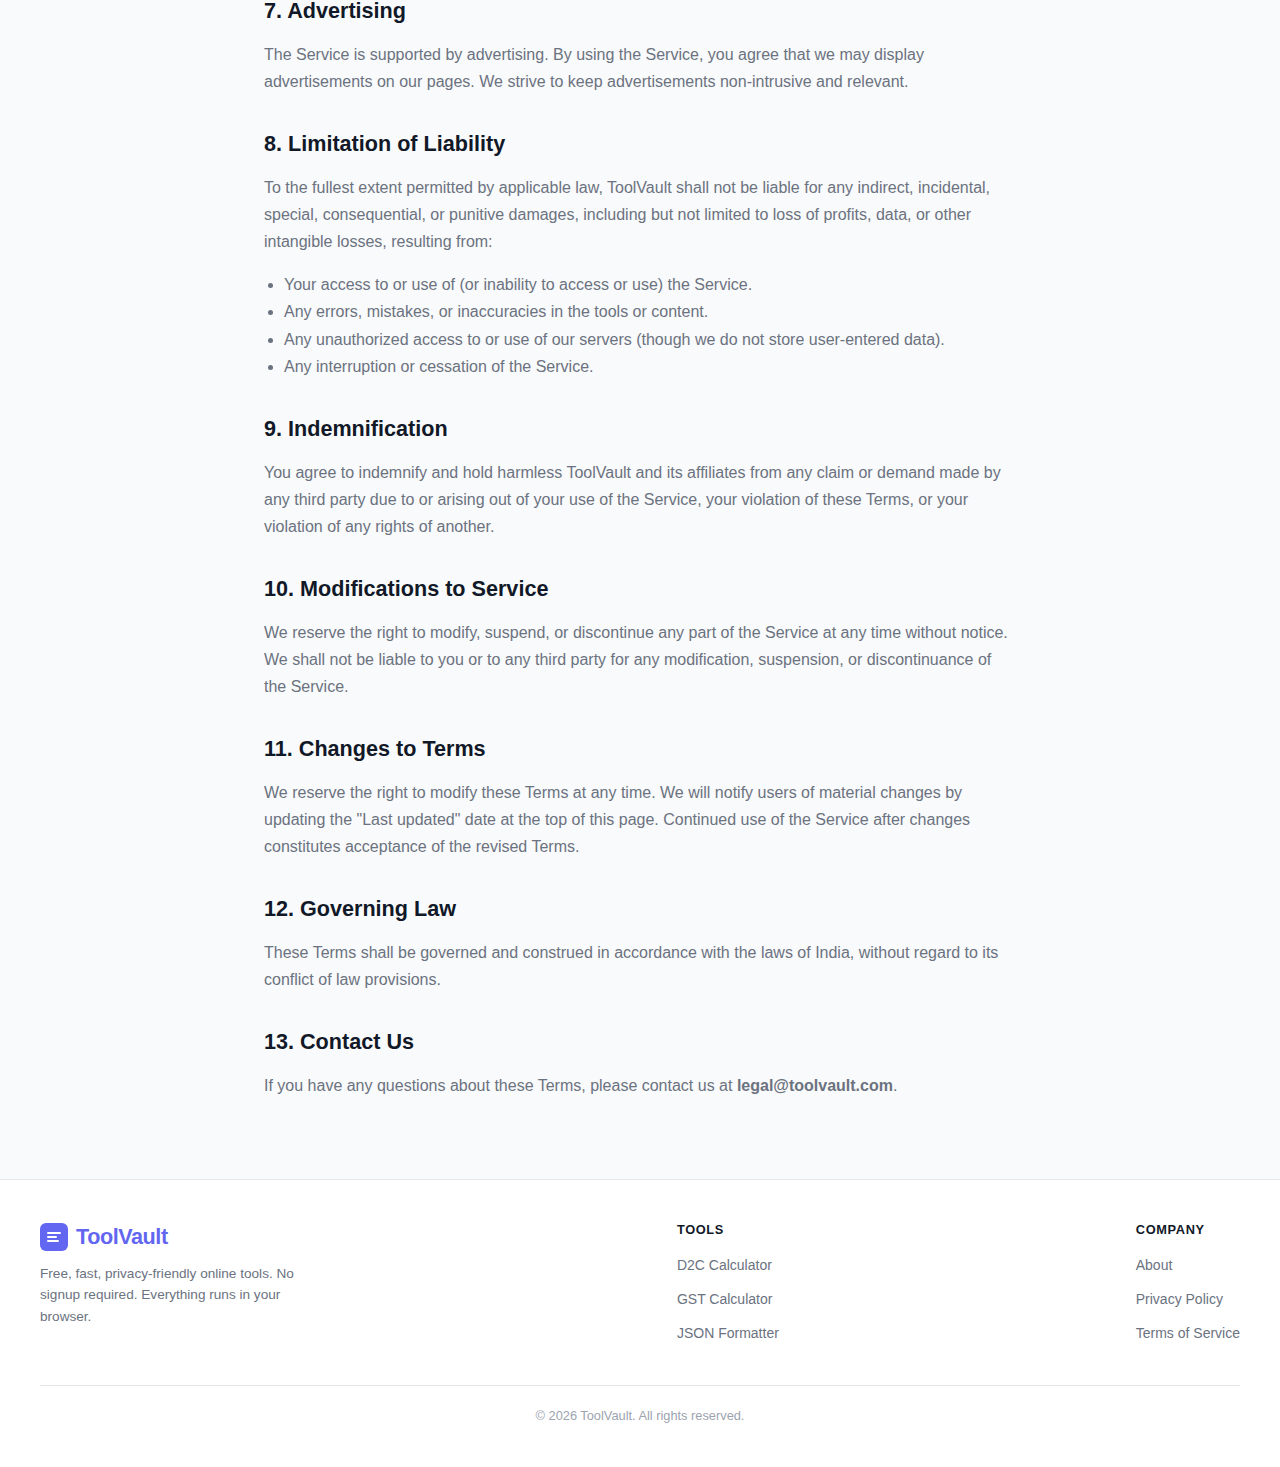
<file: terms.html>
<!DOCTYPE html>
<html lang="en">
<head>
  <meta charset="UTF-8">
  <meta name="viewport" content="width=device-width, initial-scale=1.0">
  <title>Terms of Service — ToolVault</title>
  <meta name="description" content="ToolVault terms of service. Read the terms and conditions for using our free online tools.">
  <meta name="robots" content="index, follow">
  <link rel="canonical" href="https://toolvault.com/terms.html">

  <meta property="og:title" content="Terms of Service — ToolVault">
  <meta property="og:description" content="Terms and conditions for using ToolVault's free online tools.">
  <meta property="og:type" content="website">
  <meta property="og:url" content="https://toolvault.com/terms.html">

  <link rel="stylesheet" href="style.css">
</head>
<body>

  <header class="site-header">
    <nav class="nav-container">
      <a href="/toolvault-/" class="site-logo">
        <svg viewBox="0 0 28 28" fill="none" xmlns="http://www.w3.org/2000/svg">
          <rect width="28" height="28" rx="6" fill="#6366F1"/>
          <path d="M8 10h12M8 14h8M8 18h10" stroke="#fff" stroke-width="2" stroke-linecap="round"/>
        </svg>
        ToolVault
      </a>
      <button class="mobile-menu-btn" onclick="document.querySelector('.nav-links').classList.toggle('open')" aria-label="Toggle menu">
        <svg width="24" height="24" viewBox="0 0 24 24" fill="none" stroke="currentColor" stroke-width="2" stroke-linecap="round"><line x1="3" y1="6" x2="21" y2="6"/><line x1="3" y1="12" x2="21" y2="12"/><line x1="3" y1="18" x2="21" y2="18"/></svg>
      </button>
      <ul class="nav-links">
        <li><a href="/toolvault-/">Home</a></li>
        <li><a href="/toolvault-/tools/d2c-calculator/">D2C Calculator</a></li>
        <li><a href="/toolvault-/tools/gst-calculator/">GST Calculator</a></li>
        <li><a href="/toolvault-/tools/json-formatter/">JSON Formatter</a></li>
        <li><a href="/toolvault-/about.html">About</a></li>
      </ul>
    </nav>
  </header>

  <main class="static-page">
    <h1>Terms of Service</h1>
    <p class="page-updated">Last updated: February 26, 2026</p>

    <p>Please read these Terms of Service ("Terms") carefully before using the ToolVault website at toolvault.com (the "Service") operated by ToolVault ("us," "we," or "our").</p>

    <h2>1. Acceptance of Terms</h2>
    <p>By accessing or using the Service, you agree to be bound by these Terms. If you disagree with any part of the Terms, you may not access the Service.</p>

    <h2>2. Description of Service</h2>
    <p>ToolVault provides free online tools including calculators, formatters, converters, and other utilities. All tools are provided as-is and run entirely in your web browser. We do not require account creation or personal information to use any tool.</p>

    <h2>3. Use of Tools</h2>
    <p>You may use our tools for any lawful purpose, including personal and commercial use. However, you agree not to:</p>
    <ul>
      <li>Use the Service in any way that violates any applicable law or regulation.</li>
      <li>Attempt to gain unauthorized access to any part of the Service.</li>
      <li>Use automated systems (bots, scrapers) to access the Service in a manner that sends more requests than a human could reasonably produce.</li>
      <li>Introduce malicious code, viruses, or any other harmful technology to the Service.</li>
      <li>Copy, modify, or distribute our website content, code, or design without permission.</li>
      <li>Use the Service to harm, threaten, or harass any person.</li>
    </ul>

    <h2>4. Accuracy and Disclaimers</h2>
    <p><strong>Our tools are provided for informational and educational purposes only.</strong> While we strive for accuracy, we make no warranties or guarantees regarding the accuracy, reliability, or completeness of any calculations, conversions, or outputs produced by our tools.</p>
    <p>Specifically:</p>
    <ul>
      <li><strong>Financial tools</strong> (calculators, estimators) are not a substitute for professional financial, tax, or legal advice. Always consult a qualified professional before making financial decisions.</li>
      <li><strong>Developer tools</strong> (formatters, validators) are provided as utilities. Always test and verify outputs in your development environment.</li>
      <li>Results may vary based on rounding, browser implementation, or specific edge cases.</li>
    </ul>

    <h2>5. Intellectual Property</h2>
    <p>The Service and its original content (excluding user-entered data), features, and functionality are owned by ToolVault and are protected by applicable copyright, trademark, and other intellectual property laws.</p>

    <h2>6. User Data</h2>
    <p>All data you enter into our tools is processed locally in your browser and is not transmitted to or stored on our servers. You retain full ownership and control of any data you enter. See our <a href="/toolvault-/privacy.html">Privacy Policy</a> for details on analytics and advertising data.</p>

    <h2>7. Advertising</h2>
    <p>The Service is supported by advertising. By using the Service, you agree that we may display advertisements on our pages. We strive to keep advertisements non-intrusive and relevant.</p>

    <h2>8. Limitation of Liability</h2>
    <p>To the fullest extent permitted by applicable law, ToolVault shall not be liable for any indirect, incidental, special, consequential, or punitive damages, including but not limited to loss of profits, data, or other intangible losses, resulting from:</p>
    <ul>
      <li>Your access to or use of (or inability to access or use) the Service.</li>
      <li>Any errors, mistakes, or inaccuracies in the tools or content.</li>
      <li>Any unauthorized access to or use of our servers (though we do not store user-entered data).</li>
      <li>Any interruption or cessation of the Service.</li>
    </ul>

    <h2>9. Indemnification</h2>
    <p>You agree to indemnify and hold harmless ToolVault and its affiliates from any claim or demand made by any third party due to or arising out of your use of the Service, your violation of these Terms, or your violation of any rights of another.</p>

    <h2>10. Modifications to Service</h2>
    <p>We reserve the right to modify, suspend, or discontinue any part of the Service at any time without notice. We shall not be liable to you or to any third party for any modification, suspension, or discontinuance of the Service.</p>

    <h2>11. Changes to Terms</h2>
    <p>We reserve the right to modify these Terms at any time. We will notify users of material changes by updating the "Last updated" date at the top of this page. Continued use of the Service after changes constitutes acceptance of the revised Terms.</p>

    <h2>12. Governing Law</h2>
    <p>These Terms shall be governed and construed in accordance with the laws of India, without regard to its conflict of law provisions.</p>

    <h2>13. Contact Us</h2>
    <p>If you have any questions about these Terms, please contact us at <strong>legal@toolvault.com</strong>.</p>
  </main>

  <footer class="site-footer">
    <div class="footer-container">
      <div class="footer-brand">
        <a href="/toolvault-/" class="site-logo">
          <svg viewBox="0 0 28 28" fill="none" xmlns="http://www.w3.org/2000/svg" width="28" height="28">
            <rect width="28" height="28" rx="6" fill="#6366F1"/>
            <path d="M8 10h12M8 14h8M8 18h10" stroke="#fff" stroke-width="2" stroke-linecap="round"/>
          </svg>
          ToolVault
        </a>
        <p>Free, fast, privacy-friendly online tools. No signup required. Everything runs in your browser.</p>
      </div>
      <div class="footer-links">
        <h4>Tools</h4>
        <ul>
          <li><a href="/toolvault-/tools/d2c-calculator/">D2C Calculator</a></li>
          <li><a href="/toolvault-/tools/gst-calculator/">GST Calculator</a></li>
          <li><a href="/toolvault-/tools/json-formatter/">JSON Formatter</a></li>
        </ul>
      </div>
      <div class="footer-links">
        <h4>Company</h4>
        <ul>
          <li><a href="/toolvault-/about.html">About</a></li>
          <li><a href="/toolvault-/privacy.html">Privacy Policy</a></li>
          <li><a href="/toolvault-/terms.html">Terms of Service</a></li>
        </ul>
      </div>
    </div>
    <div class="footer-bottom">
      &copy; 2026 ToolVault. All rights reserved.
    </div>
  </footer>

</body>
</html>
</file>
<file: style.css>
/* ===== GLOBAL RESET & BASE ===== */
*,
*::before,
*::after {
  box-sizing: border-box;
  margin: 0;
  padding: 0;
}

:root {
  --primary: #6366F1;
  --primary-dark: #4F46E5;
  --primary-light: #A5B4FC;
  --primary-bg: #EEF2FF;
  --text-dark: #111827;
  --text-muted: #6B7280;
  --text-light: #9CA3AF;
  --bg-white: #FFFFFF;
  --bg-light: #F9FAFB;
  --bg-gray: #F3F4F6;
  --border: #E5E7EB;
  --border-dark: #D1D5DB;
  --green: #059669;
  --green-bg: #ECFDF5;
  --green-border: #A7F3D0;
  --red: #DC2626;
  --red-bg: #FEF2F2;
  --red-border: #FECACA;
  --yellow: #D97706;
  --yellow-bg: #FFFBEB;
  --radius-sm: 6px;
  --radius-md: 8px;
  --radius-lg: 12px;
  --radius-xl: 16px;
  --shadow-sm: 0 1px 2px rgba(0,0,0,0.05);
  --shadow-md: 0 4px 6px -1px rgba(0,0,0,0.07), 0 2px 4px -2px rgba(0,0,0,0.05);
  --shadow-lg: 0 10px 15px -3px rgba(0,0,0,0.08), 0 4px 6px -4px rgba(0,0,0,0.04);
  --max-width: 1200px;
  --content-width: 800px;
}

html {
  scroll-behavior: smooth;
  -webkit-text-size-adjust: 100%;
}

body {
  font-family: -apple-system, BlinkMacSystemFont, 'Segoe UI', Roboto, 'Helvetica Neue', Arial, sans-serif;
  color: var(--text-dark);
  background: var(--bg-light);
  line-height: 1.6;
  font-size: 16px;
  min-height: 100vh;
  display: flex;
  flex-direction: column;
}

img {
  max-width: 100%;
  height: auto;
}

a {
  color: var(--primary);
  text-decoration: none;
  transition: color 0.2s;
}

a:hover {
  color: var(--primary-dark);
}

/* ===== HEADER / NAV ===== */
.site-header {
  background: var(--bg-white);
  border-bottom: 1px solid var(--border);
  position: sticky;
  top: 0;
  z-index: 100;
}

.nav-container {
  max-width: var(--max-width);
  margin: 0 auto;
  padding: 0 24px;
  display: flex;
  align-items: center;
  justify-content: space-between;
  height: 64px;
}

.site-logo {
  font-size: 1.35rem;
  font-weight: 700;
  color: var(--primary);
  letter-spacing: -0.02em;
  display: flex;
  align-items: center;
  gap: 8px;
}

.site-logo svg {
  width: 28px;
  height: 28px;
}

.nav-links {
  display: flex;
  align-items: center;
  gap: 28px;
  list-style: none;
}

.nav-links a {
  color: var(--text-muted);
  font-size: 0.925rem;
  font-weight: 500;
  transition: color 0.2s;
}

.nav-links a:hover,
.nav-links a.active {
  color: var(--primary);
}

.mobile-menu-btn {
  display: none;
  background: none;
  border: none;
  cursor: pointer;
  padding: 8px;
  color: var(--text-dark);
}

/* ===== MOBILE NAV ===== */
@media (max-width: 768px) {
  .mobile-menu-btn {
    display: block;
  }

  .nav-links {
    display: none;
    position: absolute;
    top: 64px;
    left: 0;
    right: 0;
    background: var(--bg-white);
    border-bottom: 1px solid var(--border);
    flex-direction: column;
    padding: 16px 24px;
    gap: 16px;
    box-shadow: var(--shadow-lg);
  }

  .nav-links.open {
    display: flex;
  }
}

/* ===== MAIN CONTENT ===== */
main {
  flex: 1;
}

.container {
  max-width: var(--max-width);
  margin: 0 auto;
  padding: 0 24px;
}

.content-container {
  max-width: var(--content-width);
  margin: 0 auto;
  padding: 0 24px;
}

/* ===== HERO SECTION ===== */
.hero {
  text-align: center;
  padding: 64px 24px;
  background: linear-gradient(135deg, var(--primary-bg) 0%, var(--bg-white) 100%);
  border-bottom: 1px solid var(--border);
}

.hero h1 {
  font-size: 2.5rem;
  font-weight: 800;
  color: var(--text-dark);
  line-height: 1.2;
  margin-bottom: 16px;
  letter-spacing: -0.03em;
}

.hero p {
  font-size: 1.15rem;
  color: var(--text-muted);
  max-width: 560px;
  margin: 0 auto;
}

@media (max-width: 640px) {
  .hero {
    padding: 40px 20px;
  }

  .hero h1 {
    font-size: 1.85rem;
  }

  .hero p {
    font-size: 1rem;
  }
}

/* ===== TOOL CARDS GRID ===== */
.tools-section {
  padding: 48px 0;
}

.section-title {
  font-size: 1.5rem;
  font-weight: 700;
  margin-bottom: 8px;
  color: var(--text-dark);
}

.section-subtitle {
  color: var(--text-muted);
  margin-bottom: 32px;
}

.tools-grid {
  display: grid;
  grid-template-columns: repeat(auto-fill, minmax(320px, 1fr));
  gap: 24px;
}

.tool-card {
  background: var(--bg-white);
  border: 1px solid var(--border);
  border-radius: var(--radius-lg);
  padding: 28px;
  transition: box-shadow 0.2s, transform 0.2s;
  display: flex;
  flex-direction: column;
}

.tool-card:hover {
  box-shadow: var(--shadow-lg);
  transform: translateY(-2px);
}

.tool-card-icon {
  width: 48px;
  height: 48px;
  background: var(--primary-bg);
  border-radius: var(--radius-md);
  display: flex;
  align-items: center;
  justify-content: center;
  margin-bottom: 16px;
  color: var(--primary);
  font-size: 1.5rem;
}

.tool-card h3 {
  font-size: 1.15rem;
  font-weight: 600;
  margin-bottom: 8px;
}

.tool-card h3 a {
  color: var(--text-dark);
}

.tool-card h3 a:hover {
  color: var(--primary);
}

.tool-card p {
  color: var(--text-muted);
  font-size: 0.925rem;
  line-height: 1.5;
  flex: 1;
}

.tool-card .card-link {
  display: inline-flex;
  align-items: center;
  gap: 4px;
  margin-top: 16px;
  font-size: 0.875rem;
  font-weight: 600;
  color: var(--primary);
}

.tool-card .card-link:hover {
  gap: 8px;
}

/* ===== COMING SOON ===== */
.coming-soon {
  padding: 48px 0 64px;
  text-align: center;
}

.coming-soon-box {
  background: var(--bg-white);
  border: 2px dashed var(--border);
  border-radius: var(--radius-lg);
  padding: 40px;
}

.coming-soon-box h3 {
  font-size: 1.1rem;
  color: var(--text-dark);
  margin-bottom: 8px;
}

.coming-soon-box p {
  color: var(--text-muted);
  font-size: 0.925rem;
}

/* ===== TOOL PAGE LAYOUT ===== */
.tool-page-header {
  background: linear-gradient(135deg, var(--primary-bg) 0%, var(--bg-white) 100%);
  border-bottom: 1px solid var(--border);
  padding: 40px 24px;
}

.tool-page-header .breadcrumb {
  font-size: 0.85rem;
  color: var(--text-muted);
  margin-bottom: 12px;
}

.tool-page-header .breadcrumb a {
  color: var(--text-muted);
}

.tool-page-header .breadcrumb a:hover {
  color: var(--primary);
}

.tool-page-header h1 {
  font-size: 2rem;
  font-weight: 800;
  color: var(--text-dark);
  line-height: 1.25;
  margin-bottom: 8px;
  letter-spacing: -0.02em;
}

.tool-page-header p {
  color: var(--text-muted);
  font-size: 1.05rem;
  max-width: 600px;
}

@media (max-width: 640px) {
  .tool-page-header {
    padding: 28px 20px;
  }
  .tool-page-header h1 {
    font-size: 1.5rem;
  }
}

.tool-content {
  padding: 32px 0 64px;
}

.tool-layout {
  max-width: var(--max-width);
  margin: 0 auto;
  padding: 0 24px;
  display: grid;
  grid-template-columns: 1fr 300px;
  gap: 32px;
  align-items: start;
}

.tool-main {
  min-width: 0;
}

.tool-sidebar {
  position: sticky;
  top: 80px;
}

@media (max-width: 1024px) {
  .tool-layout {
    grid-template-columns: 1fr;
  }

  .tool-sidebar {
    position: static;
  }
}

/* ===== TOOL FORM STYLES ===== */
.tool-box {
  background: var(--bg-white);
  border: 1px solid var(--border);
  border-radius: var(--radius-lg);
  padding: 28px;
  margin-bottom: 24px;
}

.tool-box h2 {
  font-size: 1.1rem;
  font-weight: 600;
  margin-bottom: 20px;
  color: var(--text-dark);
}

.form-group {
  margin-bottom: 16px;
}

.form-group label {
  display: block;
  font-size: 0.875rem;
  font-weight: 500;
  color: var(--text-dark);
  margin-bottom: 6px;
}

.form-group .hint {
  font-size: 0.8rem;
  color: var(--text-light);
  font-weight: 400;
}

.form-row {
  display: grid;
  grid-template-columns: 1fr 1fr;
  gap: 16px;
}

@media (max-width: 480px) {
  .form-row {
    grid-template-columns: 1fr;
  }
}

input[type="text"],
input[type="number"],
input[type="email"],
select,
textarea {
  width: 100%;
  padding: 10px 14px;
  border: 1px solid var(--border-dark);
  border-radius: var(--radius-sm);
  font-size: 0.925rem;
  font-family: inherit;
  color: var(--text-dark);
  background: var(--bg-white);
  transition: border-color 0.2s, box-shadow 0.2s;
}

input:focus,
select:focus,
textarea:focus {
  outline: none;
  border-color: var(--primary);
  box-shadow: 0 0 0 3px rgba(99, 102, 241, 0.15);
}

textarea {
  resize: vertical;
  min-height: 120px;
}

/* ===== BUTTONS ===== */
.btn {
  display: inline-flex;
  align-items: center;
  justify-content: center;
  gap: 8px;
  padding: 10px 20px;
  border-radius: var(--radius-sm);
  font-size: 0.925rem;
  font-weight: 600;
  font-family: inherit;
  cursor: pointer;
  border: none;
  transition: background 0.2s, box-shadow 0.2s, transform 0.1s;
}

.btn:active {
  transform: scale(0.98);
}

.btn-primary {
  background: var(--primary);
  color: #fff;
}

.btn-primary:hover {
  background: var(--primary-dark);
  box-shadow: 0 2px 8px rgba(99,102,241,0.3);
}

.btn-secondary {
  background: var(--bg-gray);
  color: var(--text-dark);
  border: 1px solid var(--border);
}

.btn-secondary:hover {
  background: var(--border);
}

.btn-sm {
  padding: 6px 14px;
  font-size: 0.85rem;
}

.btn-group {
  display: flex;
  gap: 8px;
  flex-wrap: wrap;
}

/* ===== TOGGLE SWITCH ===== */
.toggle-group {
  display: inline-flex;
  background: var(--bg-gray);
  border-radius: var(--radius-sm);
  padding: 3px;
  border: 1px solid var(--border);
}

.toggle-group button {
  padding: 8px 18px;
  font-size: 0.875rem;
  font-weight: 500;
  border: none;
  background: none;
  cursor: pointer;
  border-radius: 4px;
  color: var(--text-muted);
  font-family: inherit;
  transition: all 0.2s;
}

.toggle-group button.active {
  background: var(--bg-white);
  color: var(--primary);
  box-shadow: var(--shadow-sm);
  font-weight: 600;
}

/* ===== RESULT CARDS ===== */
.results-grid {
  display: grid;
  grid-template-columns: repeat(auto-fill, minmax(200px, 1fr));
  gap: 16px;
  margin-top: 20px;
}

.result-card {
  background: var(--bg-light);
  border: 1px solid var(--border);
  border-radius: var(--radius-md);
  padding: 16px;
  text-align: center;
}

.result-card.positive {
  background: var(--green-bg);
  border-color: var(--green-border);
}

.result-card.negative {
  background: var(--red-bg);
  border-color: var(--red-border);
}

.result-card .result-label {
  font-size: 0.8rem;
  font-weight: 500;
  color: var(--text-muted);
  text-transform: uppercase;
  letter-spacing: 0.04em;
  margin-bottom: 4px;
}

.result-card .result-value {
  font-size: 1.5rem;
  font-weight: 700;
  color: var(--text-dark);
}

.result-card.positive .result-value {
  color: var(--green);
}

.result-card.negative .result-value {
  color: var(--red);
}

.result-card .result-sub {
  font-size: 0.8rem;
  color: var(--text-muted);
  margin-top: 2px;
}

/* ===== CONTENT SECTIONS ===== */
.content-section {
  background: var(--bg-white);
  border: 1px solid var(--border);
  border-radius: var(--radius-lg);
  padding: 28px;
  margin-bottom: 24px;
}

.content-section h2 {
  font-size: 1.25rem;
  font-weight: 700;
  margin-bottom: 16px;
  color: var(--text-dark);
}

.content-section h3 {
  font-size: 1.05rem;
  font-weight: 600;
  margin: 20px 0 8px;
  color: var(--text-dark);
}

.content-section p {
  color: var(--text-muted);
  margin-bottom: 12px;
  line-height: 1.7;
}

.content-section ul,
.content-section ol {
  color: var(--text-muted);
  margin: 8px 0 16px 20px;
  line-height: 1.7;
}

.content-section li {
  margin-bottom: 4px;
}

.content-section code {
  background: var(--bg-gray);
  padding: 2px 6px;
  border-radius: 4px;
  font-size: 0.875rem;
  color: var(--primary-dark);
}

/* ===== FAQ ACCORDION ===== */
.faq-list {
  border-top: 1px solid var(--border);
}

.faq-item {
  border-bottom: 1px solid var(--border);
}

.faq-question {
  width: 100%;
  background: none;
  border: none;
  padding: 16px 0;
  font-size: 0.95rem;
  font-weight: 600;
  color: var(--text-dark);
  text-align: left;
  cursor: pointer;
  display: flex;
  justify-content: space-between;
  align-items: center;
  font-family: inherit;
}

.faq-question::after {
  content: '+';
  font-size: 1.25rem;
  color: var(--text-muted);
  transition: transform 0.2s;
  flex-shrink: 0;
  margin-left: 16px;
}

.faq-item.open .faq-question::after {
  content: '-';
}

.faq-answer {
  display: none;
  padding: 0 0 16px;
  color: var(--text-muted);
  line-height: 1.7;
  font-size: 0.925rem;
}

.faq-item.open .faq-answer {
  display: block;
}

/* ===== RELATED TOOLS ===== */
.related-tools {
  display: grid;
  grid-template-columns: 1fr 1fr;
  gap: 12px;
}

@media (max-width: 480px) {
  .related-tools {
    grid-template-columns: 1fr;
  }
}

.related-tool-link {
  display: flex;
  align-items: center;
  gap: 10px;
  padding: 14px;
  border: 1px solid var(--border);
  border-radius: var(--radius-md);
  transition: border-color 0.2s, box-shadow 0.2s;
}

.related-tool-link:hover {
  border-color: var(--primary-light);
  box-shadow: var(--shadow-sm);
}

.related-tool-link .rt-icon {
  width: 36px;
  height: 36px;
  background: var(--primary-bg);
  border-radius: var(--radius-sm);
  display: flex;
  align-items: center;
  justify-content: center;
  font-size: 1.1rem;
  flex-shrink: 0;
}

.related-tool-link .rt-name {
  font-size: 0.875rem;
  font-weight: 600;
  color: var(--text-dark);
}

.related-tool-link .rt-desc {
  font-size: 0.78rem;
  color: var(--text-muted);
}

/* ===== SIDEBAR AD SLOTS ===== */
.ad-slot {
  background: var(--bg-gray);
  border: 2px dashed var(--border);
  border-radius: var(--radius-md);
  padding: 24px;
  text-align: center;
  color: var(--text-light);
  font-size: 0.8rem;
  margin-bottom: 20px;
}

.sidebar-box {
  background: var(--bg-white);
  border: 1px solid var(--border);
  border-radius: var(--radius-lg);
  padding: 20px;
  margin-bottom: 20px;
}

.sidebar-box h3 {
  font-size: 0.95rem;
  font-weight: 600;
  margin-bottom: 12px;
  color: var(--text-dark);
}

.sidebar-box ul {
  list-style: none;
}

.sidebar-box ul li {
  margin-bottom: 8px;
}

.sidebar-box ul li a {
  font-size: 0.875rem;
  color: var(--text-muted);
  display: flex;
  align-items: center;
  gap: 8px;
}

.sidebar-box ul li a:hover {
  color: var(--primary);
}

/* ===== DATA TABLE ===== */
.data-table {
  width: 100%;
  border-collapse: collapse;
  font-size: 0.9rem;
  margin: 16px 0;
}

.data-table th,
.data-table td {
  padding: 10px 14px;
  text-align: left;
  border-bottom: 1px solid var(--border);
}

.data-table th {
  font-weight: 600;
  color: var(--text-dark);
  background: var(--bg-light);
  font-size: 0.8rem;
  text-transform: uppercase;
  letter-spacing: 0.04em;
}

.data-table td {
  color: var(--text-muted);
}

.data-table tbody tr:hover {
  background: var(--bg-light);
}

/* ===== BADGE ===== */
.badge {
  display: inline-flex;
  align-items: center;
  gap: 4px;
  padding: 4px 10px;
  border-radius: 100px;
  font-size: 0.78rem;
  font-weight: 600;
}

.badge-success {
  background: var(--green-bg);
  color: var(--green);
  border: 1px solid var(--green-border);
}

.badge-error {
  background: var(--red-bg);
  color: var(--red);
  border: 1px solid var(--red-border);
}

/* ===== JSON FORMATTER SPECIFIC ===== */
.json-output {
  background: #1E1E2E;
  color: #CDD6F4;
  border-radius: var(--radius-md);
  padding: 20px;
  font-family: 'SF Mono', 'Fira Code', 'Cascadia Code', monospace;
  font-size: 0.85rem;
  line-height: 1.6;
  overflow-x: auto;
  white-space: pre;
  min-height: 200px;
  max-height: 500px;
  overflow-y: auto;
  position: relative;
  counter-reset: line;
}

.json-output .line {
  display: block;
  padding-left: 48px;
  position: relative;
}

.json-output .line::before {
  counter-increment: line;
  content: counter(line);
  position: absolute;
  left: 0;
  width: 36px;
  text-align: right;
  color: #585B70;
  font-size: 0.78rem;
  user-select: none;
}

.json-key {
  color: #89B4FA;
}

.json-string {
  color: #A6E3A1;
}

.json-number {
  color: #FAB387;
}

.json-boolean {
  color: #CBA6F7;
}

.json-null {
  color: #F38BA8;
}

.json-bracket {
  color: #CDD6F4;
}

/* ===== FOOTER ===== */
.site-footer {
  background: var(--bg-white);
  border-top: 1px solid var(--border);
  padding: 40px 24px;
  margin-top: auto;
}

.footer-container {
  max-width: var(--max-width);
  margin: 0 auto;
  display: flex;
  justify-content: space-between;
  align-items: flex-start;
  flex-wrap: wrap;
  gap: 32px;
}

.footer-brand p {
  font-size: 0.85rem;
  color: var(--text-muted);
  margin-top: 8px;
  max-width: 280px;
}

.footer-links h4 {
  font-size: 0.8rem;
  font-weight: 600;
  text-transform: uppercase;
  letter-spacing: 0.05em;
  color: var(--text-dark);
  margin-bottom: 12px;
}

.footer-links ul {
  list-style: none;
}

.footer-links ul li {
  margin-bottom: 8px;
}

.footer-links ul li a {
  font-size: 0.875rem;
  color: var(--text-muted);
}

.footer-links ul li a:hover {
  color: var(--primary);
}

.footer-bottom {
  max-width: var(--max-width);
  margin: 32px auto 0;
  padding-top: 20px;
  border-top: 1px solid var(--border);
  text-align: center;
  font-size: 0.8rem;
  color: var(--text-light);
}

@media (max-width: 640px) {
  .footer-container {
    flex-direction: column;
    gap: 24px;
  }
}

/* ===== STATIC PAGE STYLES ===== */
.static-page {
  max-width: var(--content-width);
  margin: 0 auto;
  padding: 48px 24px 64px;
}

.static-page h1 {
  font-size: 2rem;
  font-weight: 800;
  margin-bottom: 8px;
  letter-spacing: -0.02em;
}

.static-page .page-updated {
  font-size: 0.85rem;
  color: var(--text-muted);
  margin-bottom: 32px;
}

.static-page h2 {
  font-size: 1.35rem;
  font-weight: 700;
  margin: 32px 0 12px;
  color: var(--text-dark);
}

.static-page h3 {
  font-size: 1.1rem;
  font-weight: 600;
  margin: 24px 0 8px;
  color: var(--text-dark);
}

.static-page p {
  color: var(--text-muted);
  margin-bottom: 16px;
  line-height: 1.7;
}

.static-page ul {
  color: var(--text-muted);
  margin: 0 0 16px 20px;
  line-height: 1.7;
}

.static-page a {
  color: var(--primary);
}

/* ===== UTILITY CLASSES ===== */
.text-center {
  text-align: center;
}

.mb-0 { margin-bottom: 0; }
.mb-8 { margin-bottom: 8px; }
.mb-16 { margin-bottom: 16px; }
.mb-24 { margin-bottom: 24px; }
.mb-32 { margin-bottom: 32px; }
.mt-16 { margin-top: 16px; }
.mt-24 { margin-top: 24px; }

.sr-only {
  position: absolute;
  width: 1px;
  height: 1px;
  padding: 0;
  margin: -1px;
  overflow: hidden;
  clip: rect(0,0,0,0);
  border: 0;
}

/* ===== FORMULA BOX ===== */
.formula-box {
  background: var(--bg-gray);
  border: 1px solid var(--border);
  border-radius: var(--radius-md);
  padding: 16px 20px;
  margin: 12px 0 16px;
  font-family: 'SF Mono', 'Fira Code', monospace;
  font-size: 0.875rem;
  color: var(--text-dark);
  line-height: 1.8;
  overflow-x: auto;
}

/* ===== STATUS BAR (JSON) ===== */
.status-bar {
  display: flex;
  align-items: center;
  justify-content: space-between;
  padding: 8px 16px;
  background: var(--bg-gray);
  border-radius: var(--radius-sm);
  font-size: 0.8rem;
  color: var(--text-muted);
  flex-wrap: wrap;
  gap: 8px;
}

.status-bar .status-left {
  display: flex;
  align-items: center;
  gap: 12px;
}

.status-bar .status-right {
  display: flex;
  align-items: center;
  gap: 12px;
}

/* ===== PRINT ===== */
@media print {
  .site-header,
  .site-footer,
  .ad-slot,
  .tool-sidebar {
    display: none;
  }

  .tool-layout {
    grid-template-columns: 1fr;
  }
}
</file>
